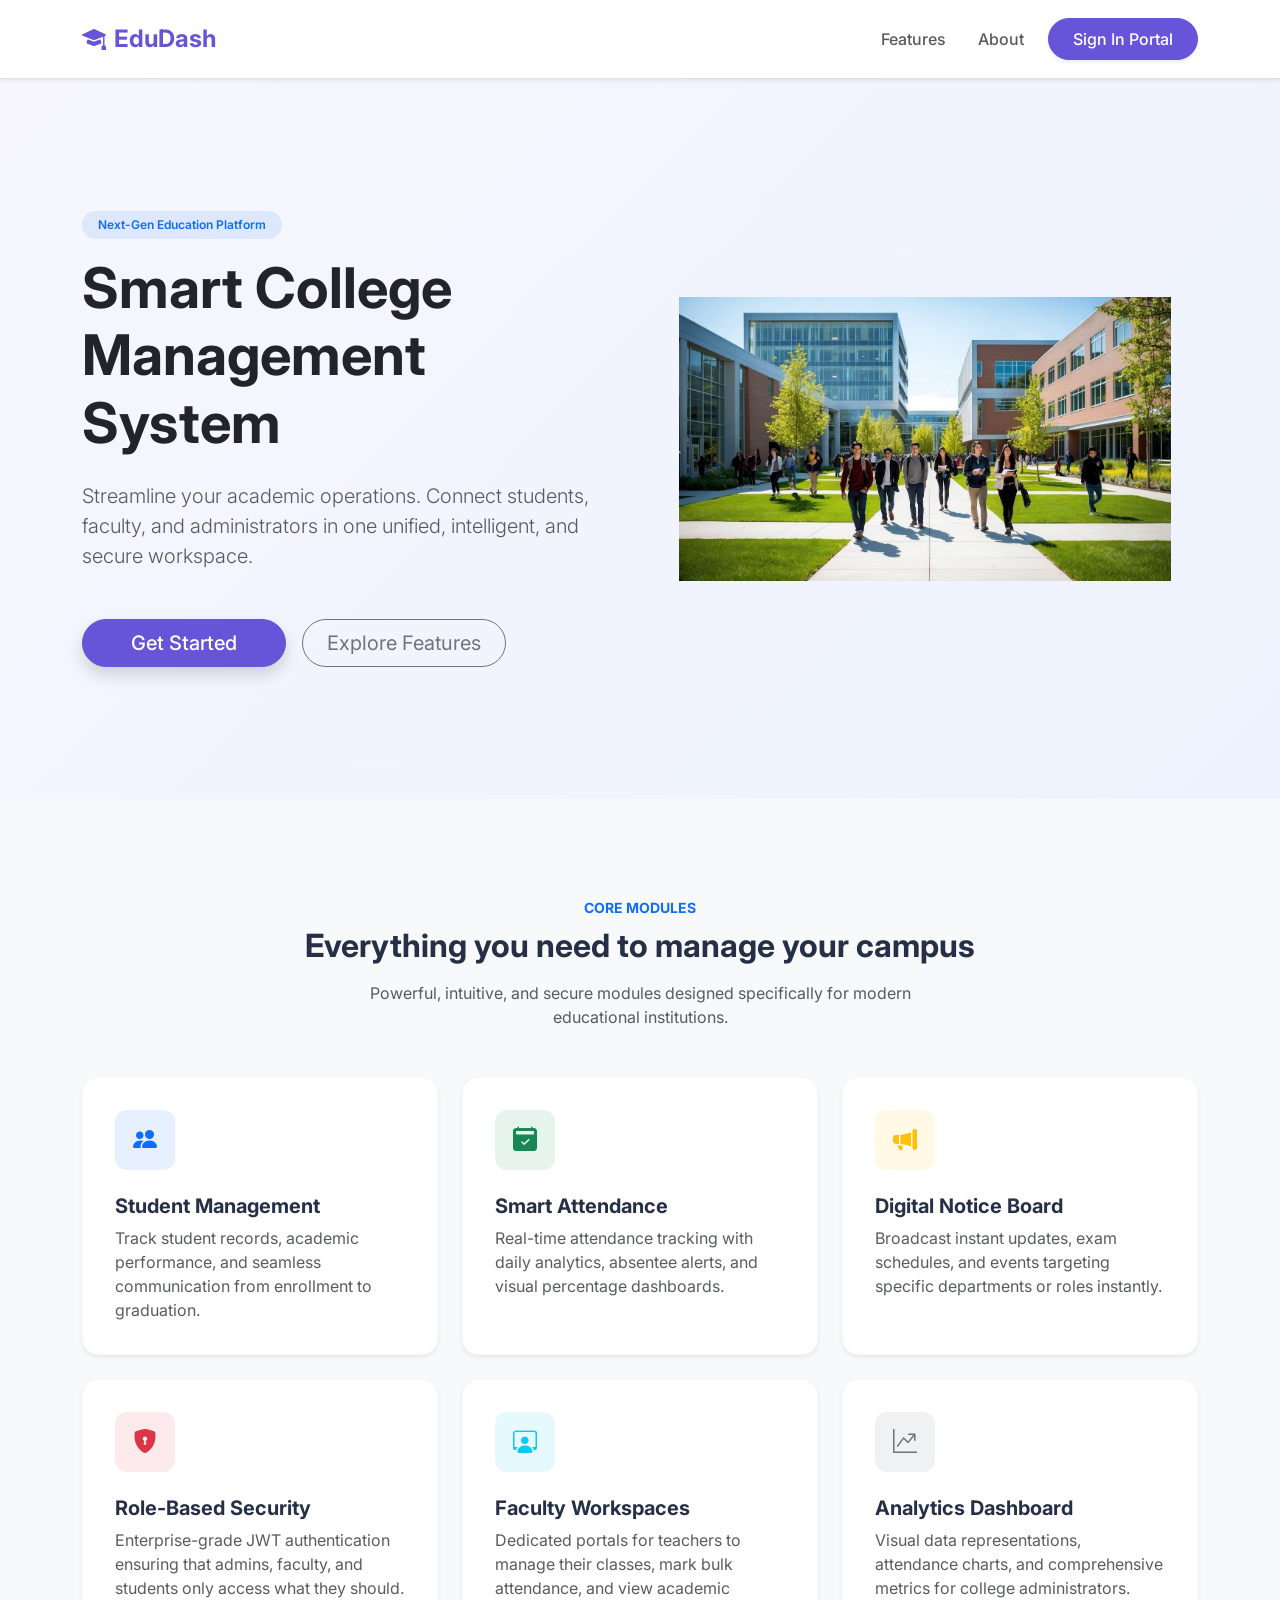
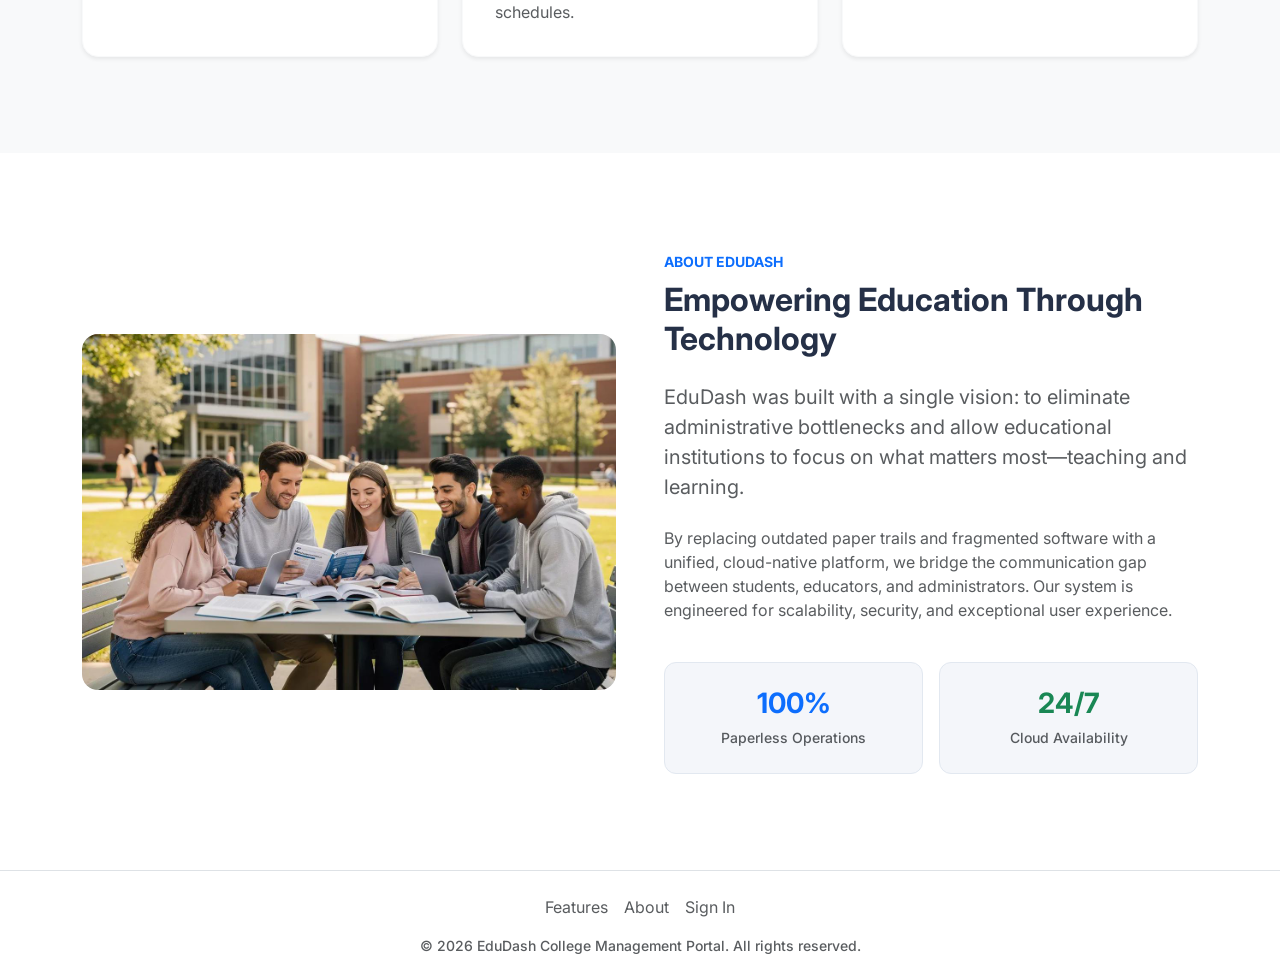
<file: src/main/resources/static/index.html>
<!DOCTYPE html>
<html lang="en">
<head>
    <meta charset="UTF-8">
    <meta name="viewport" content="width=device-width, initial-scale=1.0">
    <title>EduDash - Modern College Management</title>
    <link href="https://cdn.jsdelivr.net/npm/bootstrap@5.3.2/dist/css/bootstrap.min.css" rel="stylesheet">
    <link href="https://cdn.jsdelivr.net/npm/bootstrap-icons@1.11.1/font/bootstrap-icons.css" rel="stylesheet">
    <link href="css/style.css" rel="stylesheet">
    <style>
        .hero-section {
            background: linear-gradient(135deg, rgba(102, 85, 217, 0.05) 0%, rgba(76, 131, 245, 0.1) 100%);
            padding: 100px 0;
            min-height: 80vh;
            display: flex;
            align-items: center;
        }
        .feature-card {
            border: none;
            transition: transform 0.3s ease, box-shadow 0.3s ease;
            background: #fff;
            border-radius: 16px;
            padding: 2rem;
            height: 100%;
        }
        .feature-card:hover {
            transform: translateY(-10px);
            box-shadow: 0 20px 25px -5px rgba(0, 0, 0, 0.1), 0 10px 10px -5px rgba(0, 0, 0, 0.04);
        }
        .feature-icon {
            width: 60px;
            height: 60px;
            border-radius: 12px;
            display: flex;
            align-items: center;
            justify-content: center;
            font-size: 1.5rem;
            margin-bottom: 1.5rem;
        }
        .navbar-brand {
            font-weight: 700;
            color: var(--primary-color) !important;
            font-size: 1.5rem;
        }
        .about-section {
            background-color: var(--surface-color);
        }
        .stat-box {
            background: var(--bg-color);
            border-radius: 12px;
            padding: 1.5rem;
            text-align: center;
            border: 1px solid var(--border-color);
        }
    </style>
</head>
<body class="bg-white">

    <!-- Navigation -->
    <nav class="navbar navbar-expand-lg navbar-light bg-white sticky-top py-3 border-bottom shadow-sm">
        <div class="container">
            <a class="navbar-brand d-flex align-items-center" href="index.html">
                <i class="bi bi-mortarboard-fill me-2"></i> EduDash
            </a>
            <button class="navbar-toggler" type="button" data-bs-toggle="collapse" data-bs-target="#navbarNav">
                <span class="navbar-toggler-icon"></span>
            </button>
            <div class="collapse navbar-collapse" id="navbarNav">
                <ul class="navbar-nav ms-auto align-items-center">
                    <li class="nav-item me-3"><a class="nav-link fw-medium" href="#features">Features</a></li>
                    <li class="nav-item me-3"><a class="nav-link fw-medium" href="#about">About</a></li>
                    <li class="nav-item">
                        <a class="btn btn-primary px-4 rounded-pill fw-medium shadow-sm" href="login.html">Sign In Portal</a>
                    </li>
                </ul>
            </div>
        </div>
    </nav>

    <!-- Hero Section -->
    <section class="hero-section">
        <div class="container">
            <div class="row align-items-center">
                <div class="col-lg-6 mb-5 mb-lg-0">
                    <span class="badge bg-primary bg-opacity-10 text-primary px-3 py-2 rounded-pill mb-3 fw-semibold">Next-Gen Education Platform</span>
                    <h1 class="display-4 fw-bold text-dark mb-4" style="line-height: 1.2;">Smart College Management System</h1>
                    <p class="lead text-muted mb-5">Streamline your academic operations. Connect students, faculty, and administrators in one unified, intelligent, and secure workspace.</p>
                    <div class="d-flex gap-3">
                        <a href="login.html" class="btn btn-primary btn-lg px-5 rounded-pill shadow">Get Started</a>
                        <a href="#features" class="btn btn-outline-secondary btn-lg px-4 rounded-pill">Explore Features</a>
                    </div>
                </div>
                <div class="col-lg-6 text-center">
                    <img src="assets/images/main_image1.jpg" alt="Education Illustration" class="img-fluid" style="max-width: 90%;">
                </div>
            </div>
        </div>
    </section>

    <!-- Features Section -->
    <section id="features" class="py-5 bg-light">
        <div class="container py-5">
            <div class="text-center mb-5">
                <span class="text-primary fw-bold text-uppercase tracking-wide small">Core Modules</span>
                <h2 class="fw-bold mt-2 mb-3">Everything you need to manage your campus</h2>
                <p class="text-muted mx-auto" style="max-width: 600px;">Powerful, intuitive, and secure modules designed specifically for modern educational institutions.</p>
            </div>
            
            <div class="row g-4">
                <!-- Feature 1 -->
                <div class="col-md-4">
                    <div class="feature-card shadow-sm border border-light">
                        <div class="feature-icon bg-primary bg-opacity-10 text-primary">
                            <i class="bi bi-people-fill"></i>
                        </div>
                        <h5 class="fw-bold">Student Management</h5>
                        <p class="text-muted mb-0">Track student records, academic performance, and seamless communication from enrollment to graduation.</p>
                    </div>
                </div>
                
                <!-- Feature 2 -->
                <div class="col-md-4">
                    <div class="feature-card shadow-sm border border-light">
                        <div class="feature-icon bg-success bg-opacity-10 text-success">
                            <i class="bi bi-calendar2-check-fill"></i>
                        </div>
                        <h5 class="fw-bold">Smart Attendance</h5>
                        <p class="text-muted mb-0">Real-time attendance tracking with daily analytics, absentee alerts, and visual percentage dashboards.</p>
                    </div>
                </div>
                
                <!-- Feature 3 -->
                <div class="col-md-4">
                    <div class="feature-card shadow-sm border border-light">
                        <div class="feature-icon bg-warning bg-opacity-10 text-warning">
                            <i class="bi bi-megaphone-fill"></i>
                        </div>
                        <h5 class="fw-bold">Digital Notice Board</h5>
                        <p class="text-muted mb-0">Broadcast instant updates, exam schedules, and events targeting specific departments or roles instantly.</p>
                    </div>
                </div>

                <!-- Feature 4 -->
                <div class="col-md-4">
                    <div class="feature-card shadow-sm border border-light">
                        <div class="feature-icon bg-danger bg-opacity-10 text-danger">
                            <i class="bi bi-shield-lock-fill"></i>
                        </div>
                        <h5 class="fw-bold">Role-Based Security</h5>
                        <p class="text-muted mb-0">Enterprise-grade JWT authentication ensuring that admins, faculty, and students only access what they should.</p>
                    </div>
                </div>

                <!-- Feature 5 -->
                <div class="col-md-4">
                    <div class="feature-card shadow-sm border border-light">
                        <div class="feature-icon bg-info bg-opacity-10 text-info">
                            <i class="bi bi-person-workspace"></i>
                        </div>
                        <h5 class="fw-bold">Faculty Workspaces</h5>
                        <p class="text-muted mb-0">Dedicated portals for teachers to manage their classes, mark bulk attendance, and view academic schedules.</p>
                    </div>
                </div>

                <!-- Feature 6 -->
                <div class="col-md-4">
                    <div class="feature-card shadow-sm border border-light">
                        <div class="feature-icon bg-secondary bg-opacity-10 text-secondary">
                            <i class="bi bi-graph-up-arrow"></i>
                        </div>
                        <h5 class="fw-bold">Analytics Dashboard</h5>
                        <p class="text-muted mb-0">Visual data representations, attendance charts, and comprehensive metrics for college administrators.</p>
                    </div>
                </div>
            </div>
        </div>
    </section>

    <!-- About Section -->
    <section id="about" class="about-section py-5">
        <div class="container py-5">
            <div class="row align-items-center g-5">
                <div class="col-lg-6">
                    <div class="position-relative">
                        <img src="assets/images/main_image2.jpg" alt="About EduDash" class="img-fluid rounded-4">
                    </div>
                </div>
                <div class="col-lg-6">
                    <span class="text-primary fw-bold text-uppercase tracking-wide small">About EduDash</span>
                    <h2 class="fw-bold mt-2 mb-4">Empowering Education Through Technology</h2>
                    <p class="text-muted mb-4 fs-5">
                        EduDash was built with a single vision: to eliminate administrative bottlenecks and allow educational institutions to focus on what matters most—teaching and learning.
                    </p>
                    <p class="text-muted mb-4">
                        By replacing outdated paper trails and fragmented software with a unified, cloud-native platform, we bridge the communication gap between students, educators, and administrators. Our system is engineered for scalability, security, and exceptional user experience.
                    </p>
                    
                    <div class="row g-3 mt-2">
                        <div class="col-6">
                            <div class="stat-box">
                                <h3 class="fw-bold text-primary mb-1">100%</h3>
                                <span class="text-muted small fw-medium">Paperless Operations</span>
                            </div>
                        </div>
                        <div class="col-6">
                            <div class="stat-box">
                                <h3 class="fw-bold text-success mb-1">24/7</h3>
                                <span class="text-muted small fw-medium">Cloud Availability</span>
                            </div>
                        </div>
                    </div>
                </div>
            </div>
        </div>
    </section>

    <!-- Footer -->
    <footer class="bg-white py-4 border-top">
        <div class="container text-center">
            <div class="mb-3 d-flex justify-content-center gap-3">
                <a href="#features" class="text-muted text-decoration-none">Features</a>
                <a href="#about" class="text-muted text-decoration-none">About</a>
                <a href="login.html" class="text-muted text-decoration-none">Sign In</a>
            </div>
            <p class="text-muted mb-0 fw-medium small">© 2026 EduDash College Management Portal. All rights reserved.</p>
        </div>
    </footer>

    <script src="https://cdn.jsdelivr.net/npm/bootstrap@5.3.2/dist/js/bootstrap.bundle.min.js"></script>
</body>
</html>
</file>
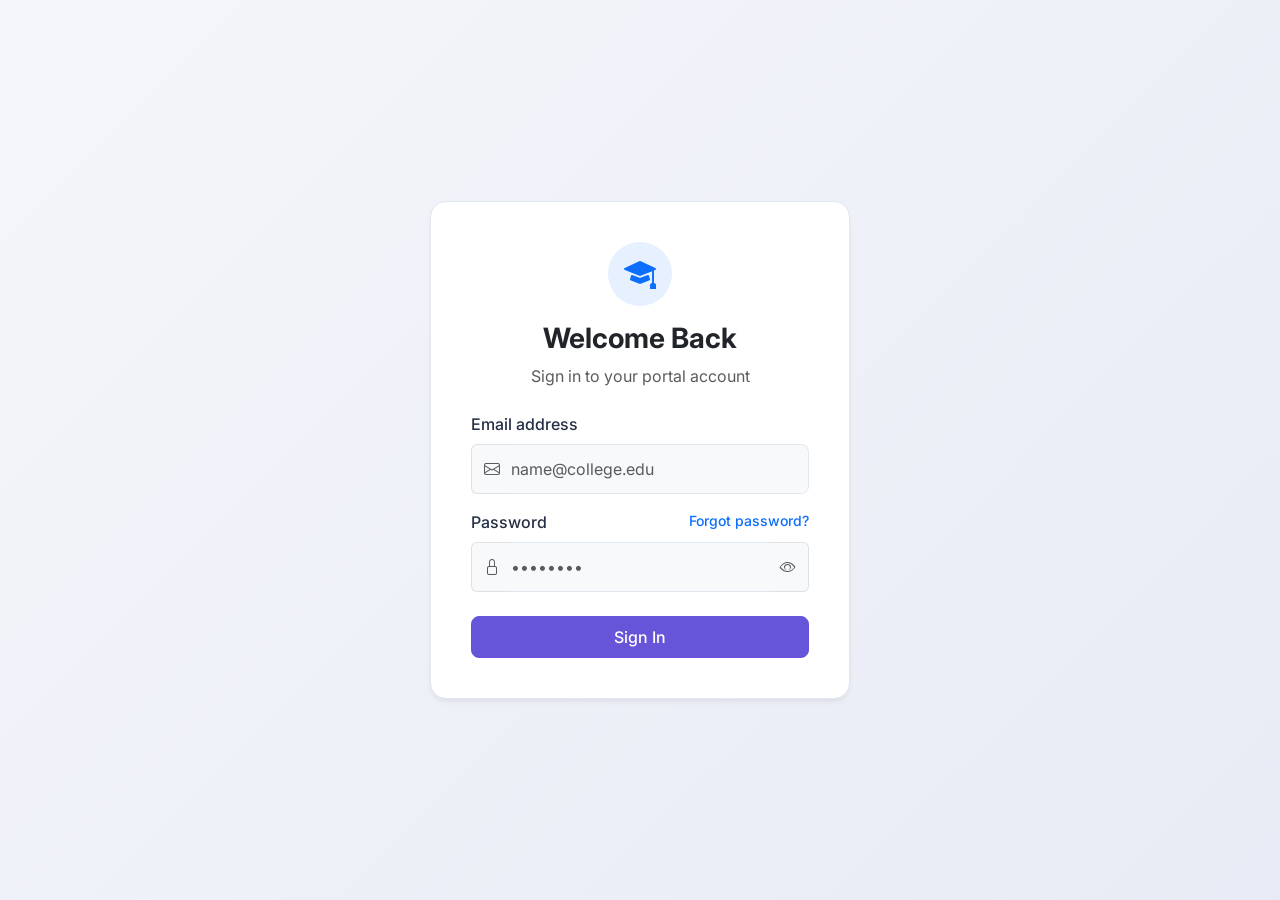
<file: src/main/resources/static/login.html>
<!DOCTYPE html>
<html lang="en">
<head>
    <meta charset="UTF-8">
    <meta name="viewport" content="width=device-width, initial-scale=1.0">
    <title>Login - EduDash College Portal</title>
    <link href="https://cdn.jsdelivr.net/npm/bootstrap@5.3.2/dist/css/bootstrap.min.css" rel="stylesheet">
    <link href="https://cdn.jsdelivr.net/npm/bootstrap-icons@1.11.1/font/bootstrap-icons.css" rel="stylesheet">
    <link href="css/style.css" rel="stylesheet">
</head>
<body>

    <!-- Toast Notification Container -->
    <div id="toast-container" class="toast-container"></div>

    <div class="login-wrapper">
        <div class="edu-card login-card text-center">
            <div class="mb-4">
                <div class="d-inline-flex align-items-center justify-content-center bg-primary bg-opacity-10 text-primary rounded-circle mb-3" style="width: 64px; height: 64px;">
                    <i class="bi bi-mortarboard-fill fs-2"></i>
                </div>
                <h3 class="fw-bold text-dark">Welcome Back</h3>
                <p class="text-muted">Sign in to your portal account</p>
            </div>

            <form id="loginForm" class="text-start">
                <div class="mb-3">
                    <label for="email" class="form-label fw-medium">Email address</label>
                    <div class="input-group">
                        <span class="input-group-text bg-light border-end-0"><i class="bi bi-envelope text-muted"></i></span>
                        <input type="email" class="form-control border-start-0 ps-0 bg-light" id="email" placeholder="name@college.edu" required>
                    </div>
                </div>
                
                <div class="mb-4">
                    <div class="d-flex justify-content-between">
                        <label for="password" class="form-label fw-medium">Password</label>
                        <a href="#" class="text-primary text-decoration-none small fw-medium">Forgot password?</a>
                    </div>
                    <!-- UPDATED INPUT GROUP WITH EYE ICON -->
                    <div class="input-group">
                        <span class="input-group-text bg-light border-end-0"><i class="bi bi-lock text-muted"></i></span>
                        <input type="password" class="form-control border-start-0 border-end-0 ps-0 bg-light" id="password" placeholder="••••••••" required>
                        <span class="input-group-text bg-light border-start-0" id="togglePassword" style="cursor: pointer;">
                            <i class="bi bi-eye text-muted"></i>
                        </span>
                    </div>
                </div>
                <button type="submit" id="submitBtn" class="btn btn-primary w-100 py-2 fs-6">Sign In</button>
            </form>
        </div>
    </div>

    <script src="https://cdn.jsdelivr.net/npm/bootstrap@5.3.2/dist/js/bootstrap.bundle.min.js"></script>
    <script src="js/api.js"></script>
    <script src="js/auth.js"></script>
    <!-- Password Visibility Toggle Script -->
    <script>
        document.getElementById('togglePassword').addEventListener('click', function () {
            const passwordInput = document.getElementById('password');
            const icon = this.querySelector('i');
            
            if (passwordInput.type === 'password') {
                passwordInput.type = 'text';
                icon.classList.remove('bi-eye');
                icon.classList.add('bi-eye-slash');
            } else {
                passwordInput.type = 'password';
                icon.classList.remove('bi-eye-slash');
                icon.classList.add('bi-eye');
            }
        });
    </script>
</body>
</html>
</file>
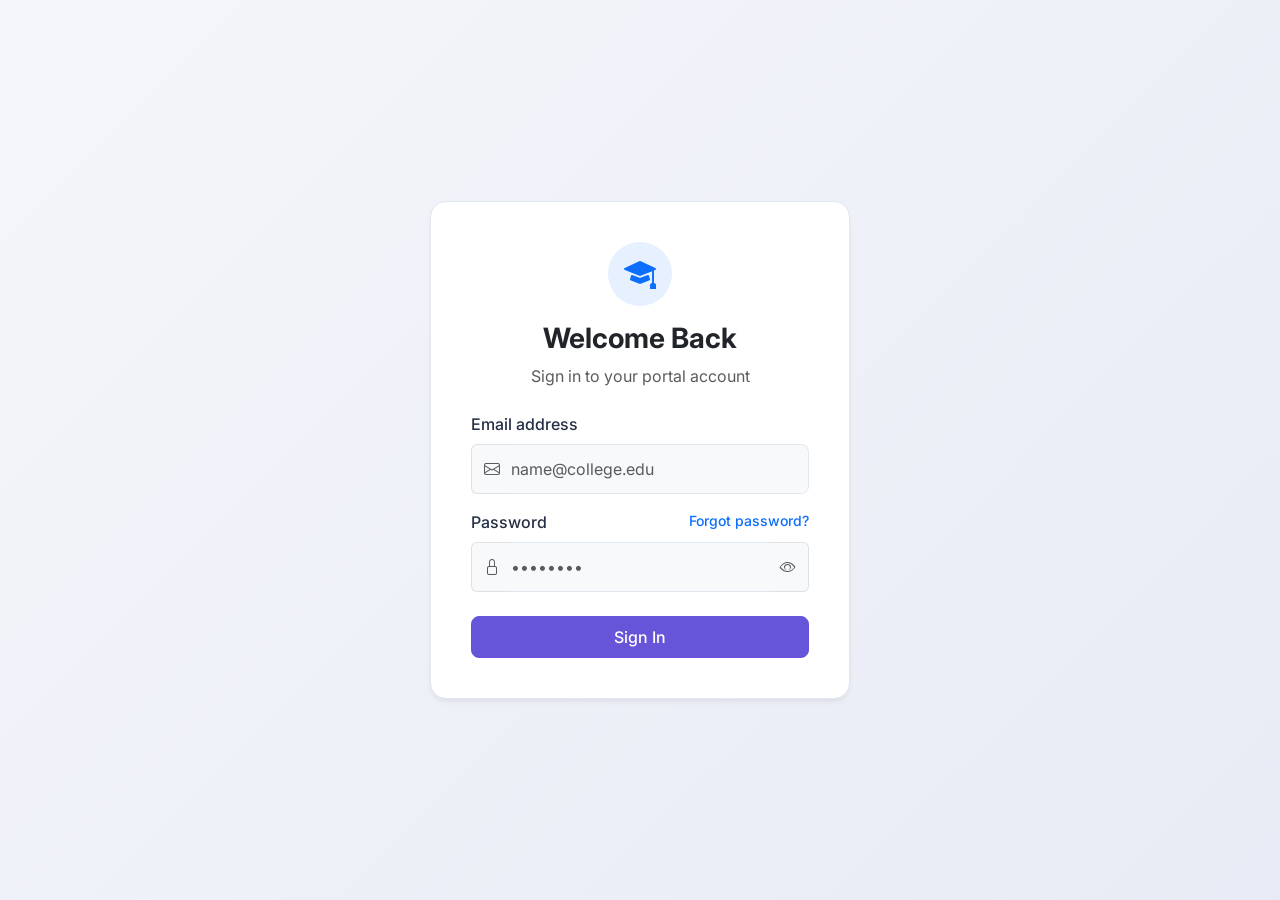
<file: src/main/resources/static/pages/attendance.html>
<!DOCTYPE html>
<html lang="en">
<head>
    <meta charset="UTF-8">
    <meta name="viewport" content="width=device-width, initial-scale=1.0">
    <title>Attendance Management - EduDash</title>
    <link href="https://cdn.jsdelivr.net/npm/bootstrap@5.3.2/dist/css/bootstrap.min.css" rel="stylesheet">
    <link href="https://cdn.jsdelivr.net/npm/bootstrap-icons@1.11.1/font/bootstrap-icons.css" rel="stylesheet">
    <link href="../css/style.css" rel="stylesheet">
    <link href="../css/dashboard.css" rel="stylesheet">
    <style>
        /* Custom styles for Attendance Radio Buttons */
        .attendance-radio .btn {
            padding: 0.25rem 0.75rem;
            font-size: 0.875rem;
            font-weight: 500;
        }
    </style>
</head>
<body>

    <div id="toast-container" class="toast-container"></div>

    <div class="dashboard-wrapper">
        <!-- Sidebar -->
        <aside class="sidebar">
            <div class="sidebar-header">
                <a href="admin-dashboard.html" class="sidebar-brand">
                    <i class="bi bi-mortarboard-fill me-2"></i>EduDash
                </a>
            </div>
            <ul class="sidebar-menu">
                <li class="sidebar-item">
                    <a href="admin-dashboard.html" class="sidebar-link"><i class="bi bi-grid-1x2"></i> Dashboard</a>
                </li>
                <li class="sidebar-item">
                    <a href="students.html" class="sidebar-link"><i class="bi bi-people"></i> Students</a>
                </li>
                <li class="sidebar-item">
                    <a href="faculty.html" class="sidebar-link"><i class="bi bi-person-workspace"></i> Faculty</a>
                </li>
                <li class="sidebar-item">
                    <a href="attendance.html" class="sidebar-link active"><i class="bi bi-calendar-check"></i> Attendance</a>
                </li>
                <li class="sidebar-item">
                    <a href="notices.html" class="sidebar-link"><i class="bi bi-megaphone"></i> Notices</a>
                </li>
            </ul>
            <div class="sidebar-footer">
                <a href="#" id="logoutBtn" class="sidebar-link text-danger"><i class="bi bi-box-arrow-right"></i> Logout</a>
            </div>
        </aside>

        <!-- Main Content -->
        <main class="main-content">
            <!-- Topbar -->
            <header class="topbar">
                <div class="search-bar">
                    <i class="bi bi-search"></i>
                    <input type="text" class="form-control" placeholder="Search...">
                </div>
                <div class="d-flex align-items-center gap-3">
                    <div class="dropdown">
                        <a href="#" class="d-flex align-items-center text-decoration-none dropdown-toggle text-dark" data-bs-toggle="dropdown">
                            <img src="https://ui-avatars.com/api/?name=Admin+User&background=6655D9&color=fff" alt="User" width="40" height="40" class="rounded-circle me-2">
                            <div class="d-none d-md-block text-start">
                                <span class="d-block fw-semibold" id="topbarName">Admin User</span>
                                <small class="text-muted" style="font-size: 0.75rem;">Administrator</small>
                            </div>
                        </a>
                        <ul class="dropdown-menu dropdown-menu-end shadow border-0">
                            <li><a class="dropdown-item text-danger" href="#" id="dropdownLogout"><i class="bi bi-box-arrow-right me-2"></i> Logout</a></li>
                        </ul>
                    </div>
                </div>
            </header>

            <!-- Page Content -->
            <div class="container-fluid p-4">
                <h4 class="mb-4 fw-bold">Mark Attendance</h4>

                <!-- Filter Card -->
                <div class="edu-card mb-4">
                    <form id="attendanceFilterForm">
                        <div class="row g-3 align-items-end">
                            <div class="col-md-2">
                                <label class="form-label fw-medium small">Date</label>
                                <input type="date" class="form-control" id="attendanceDate" required>
                            </div>
                            <div class="col-md-2">
                                <label class="form-label fw-medium small">Faculty</label>
                                <select class="form-control" id="facultySelect" required>
                                    <option value="">Select Faculty...</option>
                                    <!-- Populated via JS -->
                                </select>
                            </div>
                            <div class="col-md-2">
                                <label class="form-label fw-medium small">Department</label>
                                <select class="form-control" id="deptSelect" required>
                                    <option value="">Select Dept</option>
                                    <option value="CSE">CSE</option>
                                    <option value="ISE">ISE</option>
                                    <option value="ECE">ECE</option>
                                    <option value="ME">ME</option>
                                    <option value="CV">CV</option>
                                </select>
                            </div>
                            <div class="col-md-1">
                                <label class="form-label fw-medium small">Sem</label>
                                <select class="form-control" id="semSelect" required>
                                    <option value="">Sem</option>
                                    <option value="1">1</option><option value="2">2</option>
                                    <option value="3">3</option><option value="4">4</option>
                                    <option value="5">5</option><option value="6">6</option>
                                    <option value="7">7</option><option value="8">8</option>
                                </select>
                            </div>
                            <div class="col-md-1">
                                <label class="form-label fw-medium small">Sec</label>
                                <select class="form-control" id="secSelect" required>
                                    <option value="">Sec</option>
                                    <option value="A">A</option><option value="B">B</option>
                                    <option value="C">C</option><option value="D">D</option>
                                </select>
                            </div>
                            <div class="col-md-3">
                                <label class="form-label fw-medium small">Subject</label>
                                <select class="form-control" id="subjectName" required>
                                    <option value="">Select Dept & Sem first...</option>
                                </select>
                            </div>
                            <div class="col-md-1">
                                <button type="submit" class="btn btn-primary w-100" id="loadStudentsBtn">Load</button>
                            </div>
                        </div>
                    </form>
                </div>

                <!-- Students List Card (Hidden until loaded) -->
                <div class="edu-card" id="attendanceListCard" style="display: none;">
                    <div class="d-flex justify-content-between align-items-center mb-3">
                        <h5 class="mb-0">Student List</h5>
                        <button class="btn btn-success px-4" id="submitAttendanceBtn">
                            <i class="bi bi-check2-circle me-1"></i> Submit Attendance
                        </button>
                    </div>
                    
                    <div class="table-responsive">
                        <table class="table table-hover align-middle mb-0">
                            <thead class="table-light text-muted">
                                <tr>
                                    <th>USN</th>
                                    <th>Student Name</th>
                                    <th class="text-center">Mark Status</th>
                                </tr>
                            </thead>
                            <tbody id="attendanceTableBody">
                                <!-- Populated via JS -->
                            </tbody>
                        </table>
                    </div>
                </div>

            </div>
        </main>
    </div>

    <script src="https://cdn.jsdelivr.net/npm/bootstrap@5.3.2/dist/js/bootstrap.bundle.min.js"></script>
    <script src="../js/api.js"></script>
    <script src="../js/attendance.js"></script>
</body>
</html>
</file>
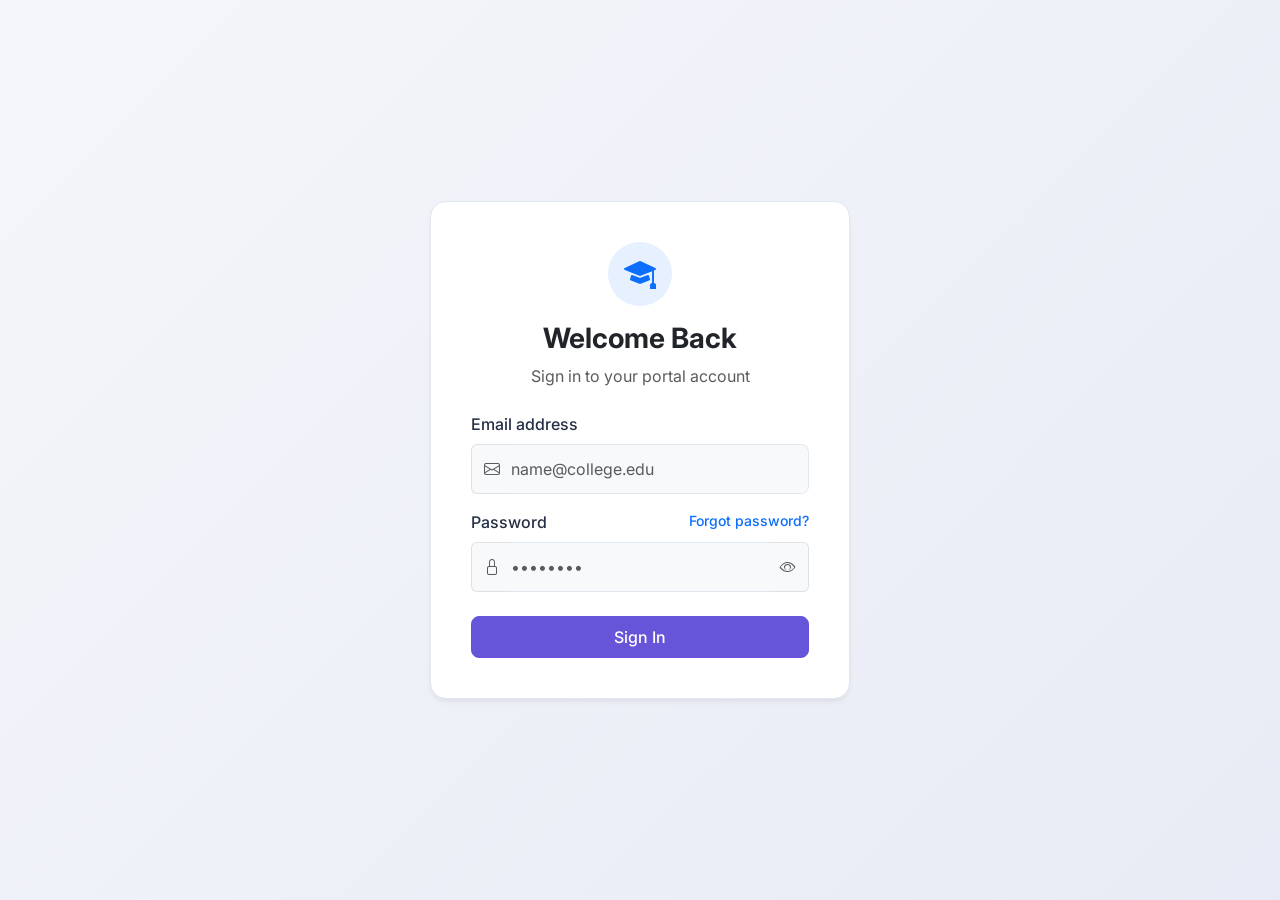
<file: src/main/resources/static/pages/faculty-attendance.html>
<!DOCTYPE html>
<html lang="en">
<head>
    <meta charset="UTF-8">
    <meta name="viewport" content="width=device-width, initial-scale=1.0">
    <title>Mark Attendance - EduDash Faculty</title>
    <link href="https://cdn.jsdelivr.net/npm/bootstrap@5.3.2/dist/css/bootstrap.min.css" rel="stylesheet">
    <link href="https://cdn.jsdelivr.net/npm/bootstrap-icons@1.11.1/font/bootstrap-icons.css" rel="stylesheet">
    <link href="../css/style.css" rel="stylesheet">
    <link href="../css/dashboard.css" rel="stylesheet">
    <style>
        .attendance-radio .btn {
            padding: 0.25rem 0.75rem;
            font-size: 0.875rem;
            font-weight: 500;
        }
    </style>
</head>
<body>

    <div id="toast-container" class="toast-container"></div>

    <div class="dashboard-wrapper">
        <!-- Faculty Sidebar -->
        <aside class="sidebar">
            <div class="sidebar-header">
                <a href="faculty-dashboard.html" class="sidebar-brand">
                    <i class="bi bi-mortarboard-fill me-2"></i>EduDash
                </a>
            </div>
            <ul class="sidebar-menu">
                <li class="sidebar-item">
                    <a href="faculty-dashboard.html" class="sidebar-link"><i class="bi bi-grid-1x2"></i> Dashboard</a>
                </li>
                <li class="sidebar-item">
                    <a href="faculty-attendance.html" class="sidebar-link active"><i class="bi bi-calendar-check"></i> Mark Attendance</a>
                </li>
            </ul>
            <div class="sidebar-footer">
                <a href="#" id="logoutBtn" class="sidebar-link text-danger"><i class="bi bi-box-arrow-right"></i> Logout</a>
            </div>
        </aside>

        <!-- Main Content -->
        <main class="main-content">
            <!-- Topbar -->
            <header class="topbar">
                <div class="search-bar"></div> <!-- Empty for alignment -->
                <div class="d-flex align-items-center gap-3">
                    <div class="dropdown">
                        <a href="#" class="d-flex align-items-center text-decoration-none dropdown-toggle text-dark" data-bs-toggle="dropdown">
                            <img src="https://ui-avatars.com/api/?name=Faculty&background=4C83F5&color=fff" id="topbarAvatar" width="40" height="40" class="rounded-circle me-2">
                            <div class="d-none d-md-block text-start">
                                <span class="d-block fw-semibold" id="topbarName">Loading...</span>
                                <small class="text-muted" style="font-size: 0.75rem;">Faculty Member</small>
                            </div>
                        </a>
                        <ul class="dropdown-menu dropdown-menu-end shadow border-0">
                            <li><a class="dropdown-item" href="profile.html"><i class="bi bi-person me-2"></i> My Profile</a></li>
                            <li><hr class="dropdown-divider"></li>
                            <li><a class="dropdown-item text-danger" href="#" id="dropdownLogout"><i class="bi bi-box-arrow-right me-2"></i> Logout</a></li>
                        </ul>
                    </div>
                </div>
            </header>

            <!-- Page Content -->
            <div class="container-fluid p-4">
                <h4 class="mb-4 fw-bold">Mark Attendance</h4>

                <!-- Filter Card -->
                <div class="edu-card mb-4">
                    <form id="attendanceFilterForm">
                        <div class="row g-3 align-items-end">
                            <div class="col-md-2">
                                <label class="form-label fw-medium small">Date</label>
                                <input type="date" class="form-control" id="attendanceDate" required>
                            </div>
                            <div class="col-md-2">
                                <label class="form-label fw-medium small">Faculty Name</label>
                                <select class="form-control" id="facultySelect" required>
                                    <option value="">Select your name...</option>
                                    <!-- Populated via JS -->
                                </select>
                            </div>
                            <div class="col-md-2">
                                <label class="form-label fw-medium small">Department</label>
                                <select class="form-control" id="deptSelect" required>
                                    <option value="">Select Dept</option>
                                    <option value="CSE">CSE</option>
                                    <option value="ISE">ISE</option>
                                    <option value="ECE">ECE</option>
                                    <option value="ME">ME</option>
                                    <option value="CV">CV</option>
                                </select>
                            </div>
                            <div class="col-md-1">
                                <label class="form-label fw-medium small">Sem</label>
                                <select class="form-control" id="semSelect" required>
                                    <option value="">Sem</option>
                                    <option value="1">1</option><option value="2">2</option>
                                    <option value="3">3</option><option value="4">4</option>
                                    <option value="5">5</option><option value="6">6</option>
                                    <option value="7">7</option><option value="8">8</option>
                                </select>
                            </div>
                            <div class="col-md-1">
                                <label class="form-label fw-medium small">Sec</label>
                                <select class="form-control" id="secSelect" required>
                                    <option value="">Sec</option>
                                    <option value="A">A</option><option value="B">B</option>
                                    <option value="C">C</option><option value="D">D</option>
                                </select>
                            </div>
                            <div class="col-md-3">
                                <label class="form-label fw-medium small">Subject</label>
                                <select class="form-control" id="subjectName" required>
                                    <option value="">Select Dept & Sem first...</option>
                                </select>
                            </div>
                            <div class="col-md-1">
                                <button type="submit" class="btn btn-primary w-100" id="loadStudentsBtn">Load</button>
                            </div>
                        </div>
                    </form>
                </div>

                <!-- Students List Card (Hidden until loaded) -->
                <div class="edu-card" id="attendanceListCard" style="display: none;">
                    <div class="d-flex justify-content-between align-items-center mb-3">
                        <h5 class="mb-0">Student List</h5>
                        <button class="btn btn-success px-4" id="submitAttendanceBtn">
                            <i class="bi bi-check2-circle me-1"></i> Submit Attendance
                        </button>
                    </div>
                    
                    <div class="table-responsive">
                        <table class="table table-hover align-middle mb-0">
                            <thead class="table-light text-muted">
                                <tr>
                                    <th>USN</th>
                                    <th>Student Name</th>
                                    <th class="text-center">Mark Status</th>
                                </tr>
                            </thead>
                            <tbody id="attendanceTableBody">
                                <!-- Populated via JS -->
                            </tbody>
                        </table>
                    </div>
                </div>

            </div>
        </main>
    </div>

    <!-- Note: We are reusing the exact same attendance.js file we previously built! -->
    <script src="https://cdn.jsdelivr.net/npm/bootstrap@5.3.2/dist/js/bootstrap.bundle.min.js"></script>
    <script src="../js/api.js"></script>
    <script src="../js/attendance.js"></script>
    
    <!-- Small script to dynamically populate the Topbar Profile for Faculty -->
    <script>
        document.addEventListener('DOMContentLoaded', () => {
            const email = localStorage.getItem('user_email') || 'faculty@college.edu';
            const namePrefix = email.split('@')[0];
            document.getElementById('topbarName').innerText = namePrefix;
            document.getElementById('topbarAvatar').src = `https://ui-avatars.com/api/?name=${namePrefix}&background=4C83F5&color=fff`;
        });
    </script>
</body>
</html>
</file>
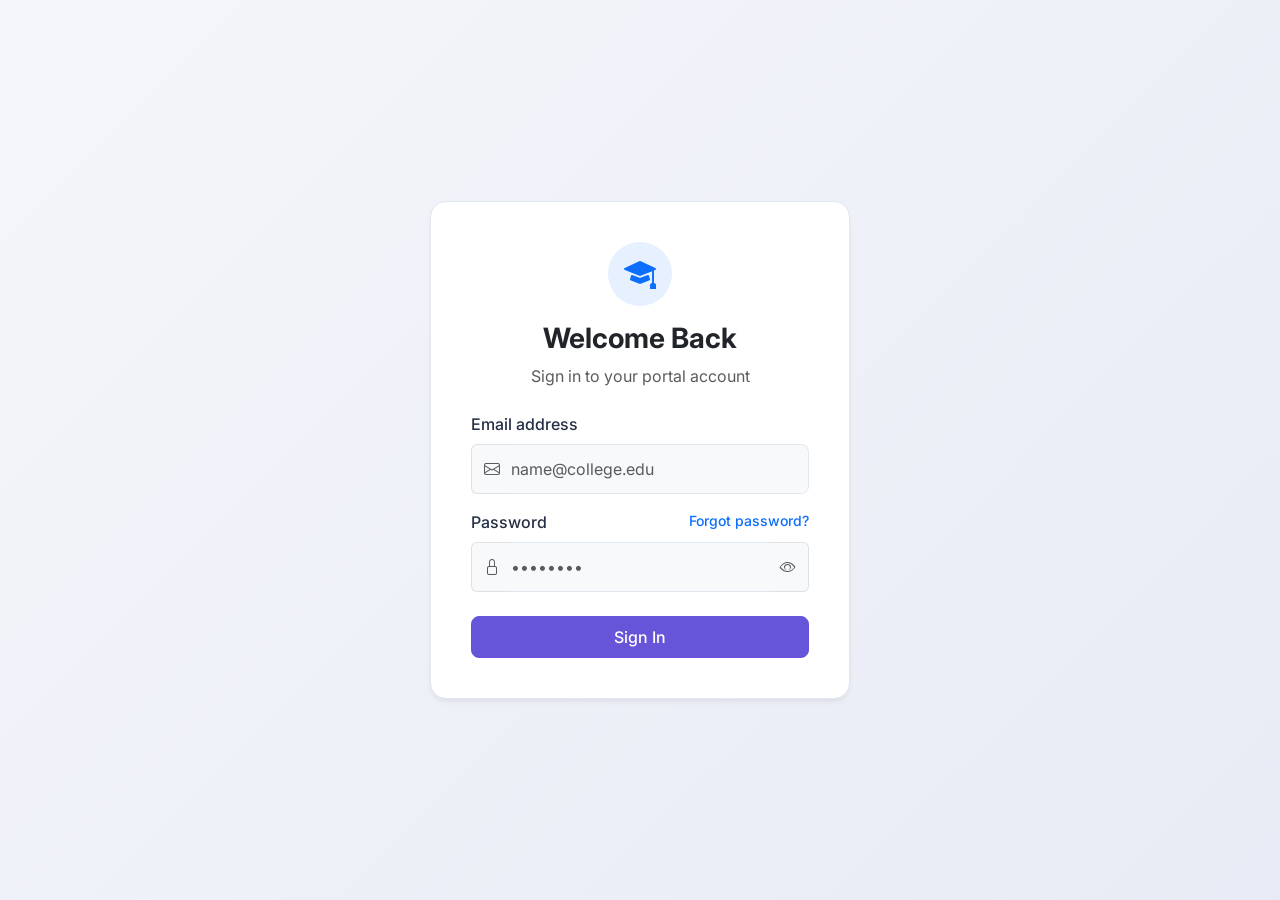
<file: src/main/resources/static/pages/faculty-dashboard.html>
<!DOCTYPE html>
<html lang="en">
<head>
    <meta charset="UTF-8">
    <meta name="viewport" content="width=device-width, initial-scale=1.0">
    <title>Faculty Dashboard - EduDash</title>
    <link href="https://cdn.jsdelivr.net/npm/bootstrap@5.3.2/dist/css/bootstrap.min.css" rel="stylesheet">
    <link href="https://cdn.jsdelivr.net/npm/bootstrap-icons@1.11.1/font/bootstrap-icons.css" rel="stylesheet">
    <link href="../css/style.css" rel="stylesheet">
    <link href="../css/dashboard.css" rel="stylesheet">
</head>
<body>
    <div id="toast-container" class="toast-container"></div>

    <div class="dashboard-wrapper">
        <!-- Faculty Sidebar (Restricted Options) -->
        <aside class="sidebar">
            <div class="sidebar-header">
                <a href="faculty-dashboard.html" class="sidebar-brand">
                    <i class="bi bi-mortarboard-fill me-2"></i>EduDash
                </a>
            </div>
            <ul class="sidebar-menu">
                <li class="sidebar-item">
                    <a href="faculty-dashboard.html" class="sidebar-link active"><i class="bi bi-grid-1x2"></i> Dashboard</a>
                </li>
                <li class="sidebar-item">
                    <!-- FIXED: Now points to the dedicated faculty attendance page -->
                    <a href="faculty-attendance.html" class="sidebar-link"><i class="bi bi-calendar-check"></i> Mark Attendance</a>
                </li>
            </ul>
            <div class="sidebar-footer">
                <a href="#" id="logoutBtn" class="sidebar-link text-danger"><i class="bi bi-box-arrow-right"></i> Logout</a>
            </div>
        </aside>

        <!-- Main Content -->
        <main class="main-content">
            <header class="topbar">
                <div class="search-bar"></div> <!-- Empty for spacing -->
                <div class="d-flex align-items-center gap-3">
                    <div class="dropdown">
                        <a href="#" class="d-flex align-items-center text-decoration-none dropdown-toggle text-dark" data-bs-toggle="dropdown">
                            <img src="https://ui-avatars.com/api/?name=Faculty&background=4C83F5&color=fff" id="topbarAvatar" width="40" height="40" class="rounded-circle me-2">
                            <div class="d-none d-md-block text-start">
                                <span class="d-block fw-semibold" id="topbarName">Loading...</span>
                                <small class="text-muted" style="font-size: 0.75rem;">Faculty Member</small>
                            </div>
                        </a>
                        <ul class="dropdown-menu dropdown-menu-end shadow border-0">
                            <li><a class="dropdown-item" href="profile.html"><i class="bi bi-person me-2"></i> My Profile</a></li>
                            <li><hr class="dropdown-divider"></li>
                            <li><a class="dropdown-item text-danger" href="#" id="dropdownLogout"><i class="bi bi-box-arrow-right me-2"></i> Logout</a></li>
                        </ul>
                    </div>
                </div>
            </header>

            <div class="container-fluid p-4">
                <div class="row g-4 mb-4">
                    <div class="col-12">
                        <div class="edu-card d-flex flex-column justify-content-center bg-secondary text-white" style="border: none;">
                            <h3 class="fw-bold mb-1">Welcome to the Faculty Portal!</h3>
                            <p class="mb-4 text-white-50">Manage your classes, mark attendance, and stay updated with campus news.</p>
                            <!-- FIXED: Now points to the dedicated faculty attendance page -->
                            <a href="faculty-attendance.html" class="btn btn-light align-self-start fw-semibold text-secondary">Mark Attendance Now</a>
                        </div>
                    </div>
                </div>

                <div class="row g-4">
                    <div class="col-12 col-xl-8">
                        <div class="edu-card h-100">
                            <h5 class="mb-4">Active Notices & Announcements</h5>
                            <div class="notice-list pe-2" id="facultyNoticeList">
                                <div class="text-center text-muted py-4"><div class="spinner-border spinner-border-sm me-2"></div> Loading...</div>
                            </div>
                        </div>
                    </div>
                </div>
            </div>
        </main>
    </div>

    <script src="https://cdn.jsdelivr.net/npm/bootstrap@5.3.2/dist/js/bootstrap.bundle.min.js"></script>
    <script src="../js/api.js"></script>
    <script>
        document.addEventListener('DOMContentLoaded', async () => {
            // Security Check
            if (!auth.getToken() || auth.getRole() !== 'FACULTY') {
                auth.clear();
                window.location.href = '../login.html';
                return;
            }

            // Populate Faculty Name in Topbar
            const email = localStorage.getItem('user_email') || 'faculty@college.edu';
            const namePrefix = email.split('@')[0];
            document.getElementById('topbarName').innerText = namePrefix;
            document.getElementById('topbarAvatar').src = `https://ui-avatars.com/api/?name=${namePrefix}&background=4C83F5&color=fff`;

            // Logout Logic
            const logout = () => { auth.clear(); window.location.href = '../login.html'; };
            document.getElementById('logoutBtn').addEventListener('click', logout);
            document.getElementById('dropdownLogout').addEventListener('click', logout);

            // Fetch Notices
            try {
                const notices = await api.getActiveNotices();
                const container = document.getElementById('facultyNoticeList');
                container.innerHTML = '';
                
                let found = false;
                notices.forEach(n => {
                    if(n.audience === 'FACULTY' || n.audience === 'ALL') {
                        found = true;
                        container.innerHTML += `
                            <div class="notice-item event">
                                <h6>${n.title} <span class="badge bg-light text-secondary ms-2">${n.category}</span></h6>
                                <p class="text-muted small">${n.description}</p>
                            </div>
                        `;
                    }
                });

                if(!found) {
                    container.innerHTML = '<p class="text-muted">No active notices for faculty.</p>';
                }
            } catch (err) {
                console.error("Error loading notices:", err);
            }
        });
    </script>
</body>
</html>
</file>
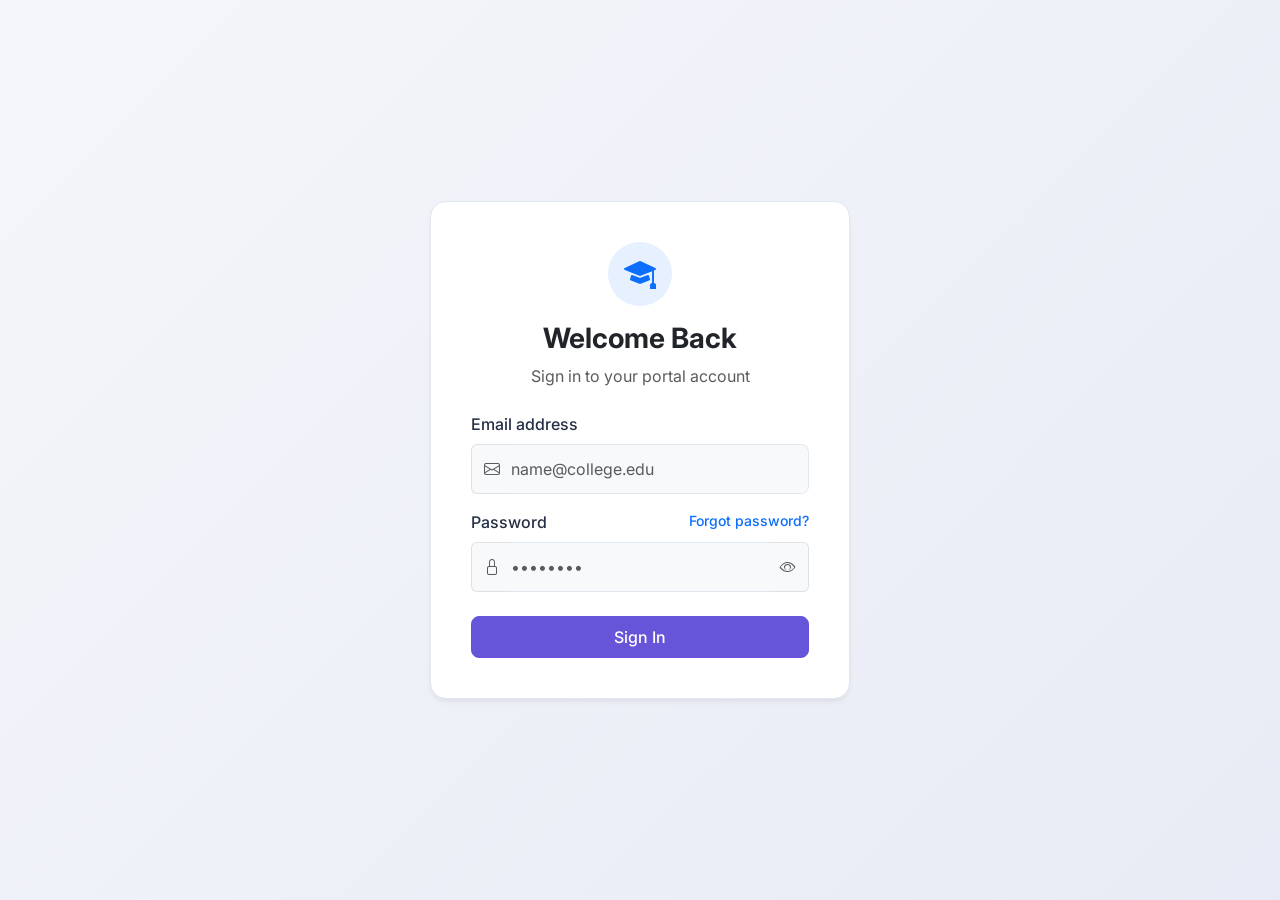
<file: src/main/resources/static/pages/faculty.html>
<!DOCTYPE html>
<html lang="en">
<head>
    <meta charset="UTF-8">
    <meta name="viewport" content="width=device-width, initial-scale=1.0">
    <title>Faculty Management - EduDash</title>
    <link href="https://cdn.jsdelivr.net/npm/bootstrap@5.3.2/dist/css/bootstrap.min.css" rel="stylesheet">
    <link href="https://cdn.jsdelivr.net/npm/bootstrap-icons@1.11.1/font/bootstrap-icons.css" rel="stylesheet">
    <link href="../css/style.css" rel="stylesheet">
    <link href="../css/dashboard.css" rel="stylesheet">
</head>
<body>

    <div id="toast-container" class="toast-container"></div>

    <div class="dashboard-wrapper">
        <!-- Sidebar -->
        <aside class="sidebar">
            <div class="sidebar-header">
                <a href="admin-dashboard.html" class="sidebar-brand">
                    <i class="bi bi-mortarboard-fill me-2"></i>EduDash
                </a>
            </div>
            <ul class="sidebar-menu">
                <li class="sidebar-item">
                    <a href="admin-dashboard.html" class="sidebar-link"><i class="bi bi-grid-1x2"></i> Dashboard</a>
                </li>
                <li class="sidebar-item">
                    <a href="students.html" class="sidebar-link"><i class="bi bi-people"></i> Students</a>
                </li>
                <li class="sidebar-item">
                    <a href="faculty.html" class="sidebar-link active"><i class="bi bi-person-workspace"></i> Faculty</a>
                </li>
                <li class="sidebar-item">
                    <a href="attendance.html" class="sidebar-link"><i class="bi bi-calendar-check"></i> Attendance</a>
                </li>
                <li class="sidebar-item">
                    <a href="notices.html" class="sidebar-link"><i class="bi bi-megaphone"></i> Notices</a>
                </li>
            </ul>
            <div class="sidebar-footer">
                <a href="#" id="logoutBtn" class="sidebar-link text-danger"><i class="bi bi-box-arrow-right"></i> Logout</a>
            </div>
        </aside>

        <!-- Main Content -->
        <main class="main-content">
            <!-- Topbar -->
            <header class="topbar">
                <div class="search-bar">
                    <i class="bi bi-search"></i>
                    <input type="text" id="globalSearch" class="form-control" placeholder="Search by Name or Emp ID...">
                </div>
                <div class="d-flex align-items-center gap-3">
                    <div class="dropdown">
                        <a href="#" class="d-flex align-items-center text-decoration-none dropdown-toggle text-dark" data-bs-toggle="dropdown">
                            <img src="https://ui-avatars.com/api/?name=Admin+User&background=6655D9&color=fff" alt="Admin" width="40" height="40" class="rounded-circle me-2">
                            <div class="d-none d-md-block text-start">
                                <span class="d-block fw-semibold">Admin User</span>
                                <small class="text-muted" style="font-size: 0.75rem;">Administrator</small>
                            </div>
                        </a>
                        <ul class="dropdown-menu dropdown-menu-end shadow border-0">
                            <li><a class="dropdown-item text-danger" href="#" id="dropdownLogout"><i class="bi bi-box-arrow-right me-2"></i> Logout</a></li>
                        </ul>
                    </div>
                </div>
            </header>

            <!-- Page Content -->
            <div class="container-fluid p-4">
                <div class="d-flex justify-content-between align-items-center mb-4">
                    <h4 class="mb-0 fw-bold">Faculty Management</h4>
                    <button class="btn btn-primary" onclick="openFacultyModal()">
                        <i class="bi bi-plus-lg me-1"></i> Add Faculty
                    </button>
                </div>

                <div class="edu-card">
                    <div class="table-responsive">
                        <table class="table table-hover align-middle mb-0">
                            <thead class="table-light text-muted">
                                <tr>
                                    <th>Emp ID</th>
                                    <th>Name</th>
                                    <th>Designation</th>
                                    <th>Department</th>
                                    <th>Email</th>
                                    <th>Status</th>
                                    <th class="text-end">Actions</th>
                                </tr>
                            </thead>
                            <tbody id="facultyTableBody">
                                <tr>
                                    <td colspan="7" class="text-center py-4 text-muted">
                                        <div class="spinner-border spinner-border-sm me-2"></div> Loading faculty...
                                    </td>
                                </tr>
                            </tbody>
                        </table>
                    </div>
                </div>
            </div>
        </main>
    </div>

    <!-- Faculty Modal -->
    <div class="modal fade" id="facultyModal" tabindex="-1" aria-hidden="true">
        <div class="modal-dialog modal-dialog-centered modal-lg">
            <div class="modal-content border-0 shadow">
                <div class="modal-header border-bottom-0 pb-0">
                    <h5 class="modal-title fw-bold" id="modalTitle">Add New Faculty</h5>
                    <button type="button" class="btn-close" data-bs-dismiss="modal" aria-label="Close"></button>
                </div>
                <div class="modal-body">
                    <form id="facultyForm">
                        <input type="hidden" id="facultyId">
                        <div class="row g-3">
                            <div class="col-md-6">
                                <label class="form-label fw-medium">Employee ID</label>
                                <input type="text" class="form-control" id="employeeId" placeholder="EMP1001" required>
                            </div>
                            <div class="col-md-6">
                                <label class="form-label fw-medium">Full Name</label>
                                <input type="text" class="form-control" id="name" required>
                            </div>
                            <div class="col-md-6">
                                <label class="form-label fw-medium">Email Address</label>
                                <input type="email" class="form-control" id="email" required>
                            </div>
                            <div class="col-md-6">
                                <label class="form-label fw-medium">Phone Number</label>
                                <input type="text" class="form-control" id="phone" pattern="[0-9]{10}" required>
                            </div>
                            <div class="col-md-4">
                                <label class="form-label fw-medium">Department</label>
                                <select class="form-control" id="department" required>
                                    <option value="">Select Dept</option>
                                    <option value="CSE">CSE</option>
                                    <option value="ISE">ISE</option>
                                    <option value="ECE">ECE</option>
                                    <option value="ME">ME</option>
                                    <option value="CV">CV</option>
                                </select>
                            </div>
                            <div class="col-md-4">
                                <label class="form-label fw-medium">Designation</label>
                                <select class="form-control" id="designation" required>
                                    <option value="">Select Title</option>
                                    <option value="Professor">Professor</option>
                                    <option value="Associate Professor">Associate Professor</option>
                                    <option value="Assistant Professor">Assistant Professor</option>
                                    <option value="Lecturer">Lecturer</option>
                                </select>
                            </div>
                            <div class="col-md-4">
                                <label class="form-label fw-medium">Status</label>
                                <select class="form-control" id="status" required>
                                    <option value="ACTIVE">ACTIVE</option>
                                    <option value="INACTIVE">INACTIVE</option>
                                    <option value="ON_LEAVE">ON LEAVE</option>
                                </select>
                            </div>
                        </div>
                    </form>
                </div>
                <div class="modal-footer border-top-0 pt-0">
                    <button type="button" class="btn btn-light" data-bs-dismiss="modal">Cancel</button>
                    <button type="button" class="btn btn-primary" id="saveFacultyBtn">Save Faculty</button>
                </div>
            </div>
        </div>
    </div>

    <script src="https://cdn.jsdelivr.net/npm/bootstrap@5.3.2/dist/js/bootstrap.bundle.min.js"></script>
    <script src="../js/api.js"></script>
    <script src="../js/faculty.js"></script>
</body>
</html>
</file>
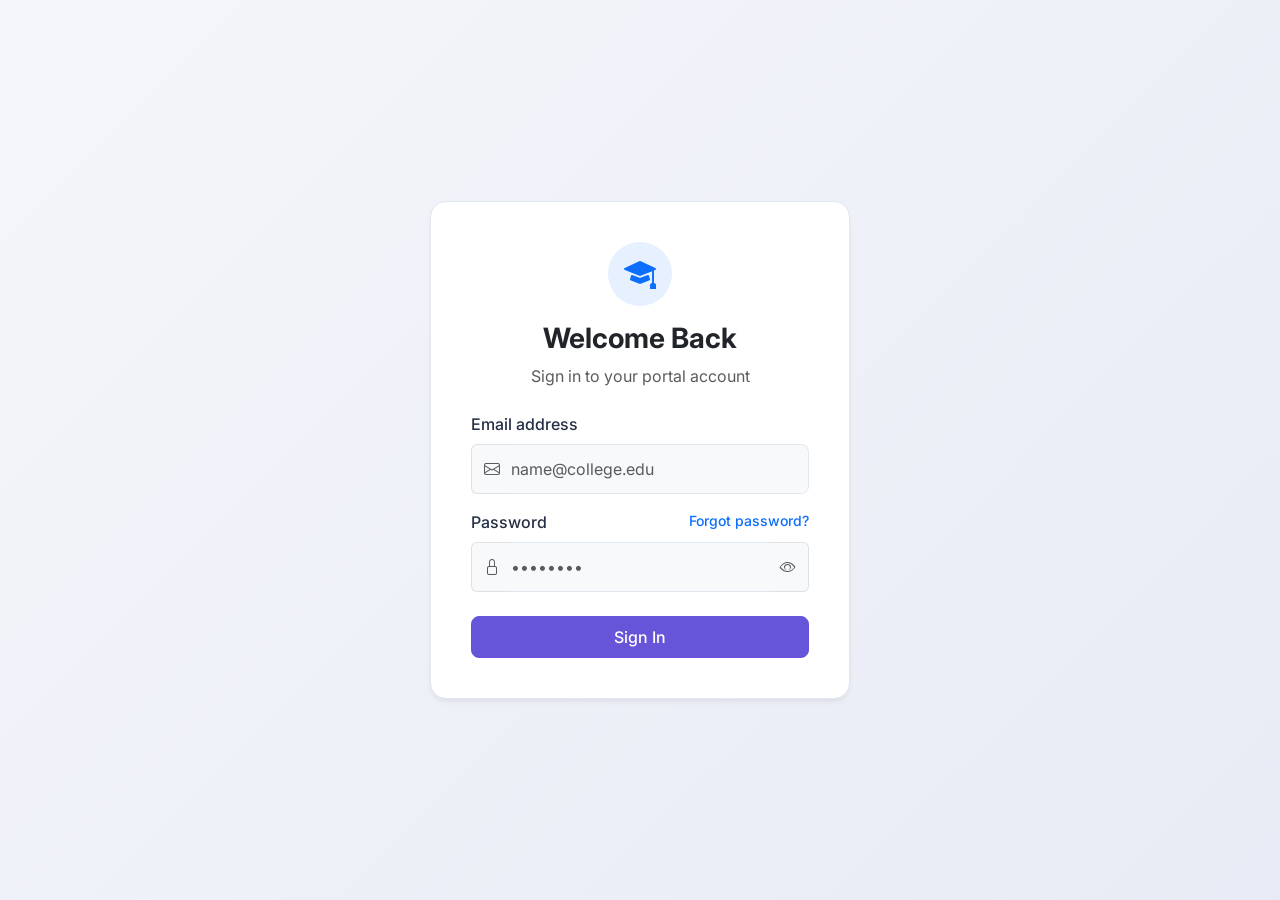
<file: src/main/resources/static/pages/notices.html>
<!DOCTYPE html>
<html lang="en">
<head>
    <meta charset="UTF-8">
    <meta name="viewport" content="width=device-width, initial-scale=1.0">
    <title>Notice Management - EduDash</title>
    <link href="https://cdn.jsdelivr.net/npm/bootstrap@5.3.2/dist/css/bootstrap.min.css" rel="stylesheet">
    <link href="https://cdn.jsdelivr.net/npm/bootstrap-icons@1.11.1/font/bootstrap-icons.css" rel="stylesheet">
    <link href="../css/style.css" rel="stylesheet">
    <link href="../css/dashboard.css" rel="stylesheet">
</head>
<body>

    <div id="toast-container" class="toast-container"></div>

    <div class="dashboard-wrapper">
        <!-- Sidebar -->
        <aside class="sidebar">
            <div class="sidebar-header">
                <a href="admin-dashboard.html" class="sidebar-brand">
                    <i class="bi bi-mortarboard-fill me-2"></i>EduDash
                </a>
            </div>
            <ul class="sidebar-menu">
                <li class="sidebar-item">
                    <a href="admin-dashboard.html" class="sidebar-link"><i class="bi bi-grid-1x2"></i> Dashboard</a>
                </li>
                <li class="sidebar-item">
                    <a href="students.html" class="sidebar-link"><i class="bi bi-people"></i> Students</a>
                </li>
                <li class="sidebar-item">
                    <a href="faculty.html" class="sidebar-link"><i class="bi bi-person-workspace"></i> Faculty</a>
                </li>
                <li class="sidebar-item">
                    <a href="attendance.html" class="sidebar-link"><i class="bi bi-calendar-check"></i> Attendance</a>
                </li>
                <li class="sidebar-item">
                    <a href="notices.html" class="sidebar-link active"><i class="bi bi-megaphone"></i> Notices</a>
                </li>
            </ul>
            <div class="sidebar-footer">
                <a href="#" id="logoutBtn" class="sidebar-link text-danger"><i class="bi bi-box-arrow-right"></i> Logout</a>
            </div>
        </aside>

        <!-- Main Content -->
        <main class="main-content">
            <!-- Topbar -->
            <header class="topbar">
                <div class="search-bar">
                    <i class="bi bi-search"></i>
                    <input type="text" id="globalSearch" class="form-control" placeholder="Search notices by title...">
                </div>
                <div class="d-flex align-items-center gap-3">
                    <div class="dropdown">
                        <a href="#" class="d-flex align-items-center text-decoration-none dropdown-toggle text-dark" data-bs-toggle="dropdown">
                            <img src="https://ui-avatars.com/api/?name=Admin+User&background=6655D9&color=fff" alt="User" width="40" height="40" class="rounded-circle me-2">
                            <div class="d-none d-md-block text-start">
                                <span class="d-block fw-semibold">Admin User</span>
                                <small class="text-muted" style="font-size: 0.75rem;">Administrator</small>
                            </div>
                        </a>
                        <ul class="dropdown-menu dropdown-menu-end shadow border-0">
                            <li><a class="dropdown-item text-danger" href="#" id="dropdownLogout"><i class="bi bi-box-arrow-right me-2"></i> Logout</a></li>
                        </ul>
                    </div>
                </div>
            </header>

            <!-- Page Content -->
            <div class="container-fluid p-4">
                <div class="d-flex justify-content-between align-items-center mb-4">
                    <h4 class="mb-0 fw-bold">Notice Management</h4>
                    <button class="btn btn-primary" onclick="openNoticeModal()">
                        <i class="bi bi-plus-lg me-1"></i> Create Notice
                    </button>
                </div>

                <div class="edu-card">
                    <div class="table-responsive">
                        <table class="table table-hover align-middle mb-0">
                            <thead class="table-light text-muted">
                                <tr>
                                    <th>Title & Description</th>
                                    <th>Category</th>
                                    <th>Audience</th>
                                    <th>Publish Date</th>
                                    <th>Expiry Date</th>
                                    <th>Status</th>
                                    <th class="text-end">Actions</th>
                                </tr>
                            </thead>
                            <tbody id="noticeTableBody">
                                <tr>
                                    <td colspan="7" class="text-center py-4 text-muted">
                                        <div class="spinner-border spinner-border-sm me-2"></div> Loading notices...
                                    </td>
                                </tr>
                            </tbody>
                        </table>
                    </div>
                </div>
            </div>
        </main>
    </div>

    <!-- Notice Modal -->
    <div class="modal fade" id="noticeModal" tabindex="-1" aria-hidden="true">
        <div class="modal-dialog modal-dialog-centered modal-lg">
            <div class="modal-content border-0 shadow">
                <div class="modal-header border-bottom-0 pb-0">
                    <h5 class="modal-title fw-bold" id="modalTitle">Create New Notice</h5>
                    <button type="button" class="btn-close" data-bs-dismiss="modal" aria-label="Close"></button>
                </div>
                <div class="modal-body">
                    <form id="noticeForm">
                        <input type="hidden" id="noticeId">
                        <div class="row g-3">
                            <div class="col-md-12">
                                <label class="form-label fw-medium">Notice Title</label>
                                <input type="text" class="form-control" id="title" required>
                            </div>
                            <div class="col-md-12">
                                <label class="form-label fw-medium">Description</label>
                                <textarea class="form-control" id="description" rows="3" required></textarea>
                            </div>
                            <div class="col-md-6">
                                <label class="form-label fw-medium">Category</label>
                                <select class="form-control" id="category" required>
                                    <option value="">Select Category</option>
                                    <option value="Academic">Academic</option>
                                    <option value="Examination">Examination</option>
                                    <option value="Events">Events</option>
                                    <option value="General">General</option>
                                </select>
                            </div>
                            <div class="col-md-6">
                                <label class="form-label fw-medium">Audience</label>
                                <select class="form-control" id="audience" required>
                                    <option value="">Select Audience</option>
                                    <option value="ALL">ALL</option>
                                    <option value="STUDENTS">STUDENTS</option>
                                    <option value="FACULTY">FACULTY</option>
                                </select>
                            </div>
                            <div class="col-md-6">
                                <label class="form-label fw-medium">Publish Date & Time</label>
                                <input type="datetime-local" class="form-control" id="publishDate" required>
                            </div>
                            <div class="col-md-6">
                                <label class="form-label fw-medium">Expiry Date & Time</label>
                                <input type="datetime-local" class="form-control" id="expiryDate" required>
                            </div>
                            <div class="col-md-6">
                                <label class="form-label fw-medium">Published By</label>
                                <input type="text" class="form-control" id="publishedBy" value="Admin Office" required>
                            </div>
                            <div class="col-md-6">
                                <label class="form-label fw-medium">Status</label>
                                <select class="form-control" id="status" required>
                                    <option value="ACTIVE">ACTIVE</option>
                                    <option value="INACTIVE">INACTIVE</option>
                                </select>
                            </div>
                        </div>
                    </form>
                </div>
                <div class="modal-footer border-top-0 pt-0">
                    <button type="button" class="btn btn-light" data-bs-dismiss="modal">Cancel</button>
                    <button type="button" class="btn btn-primary" id="saveNoticeBtn">Save Notice</button>
                </div>
            </div>
        </div>
    </div>

    <script src="https://cdn.jsdelivr.net/npm/bootstrap@5.3.2/dist/js/bootstrap.bundle.min.js"></script>
    <script src="../js/api.js"></script>
    <script src="../js/notices.js"></script>
</body>
</html>
</file>
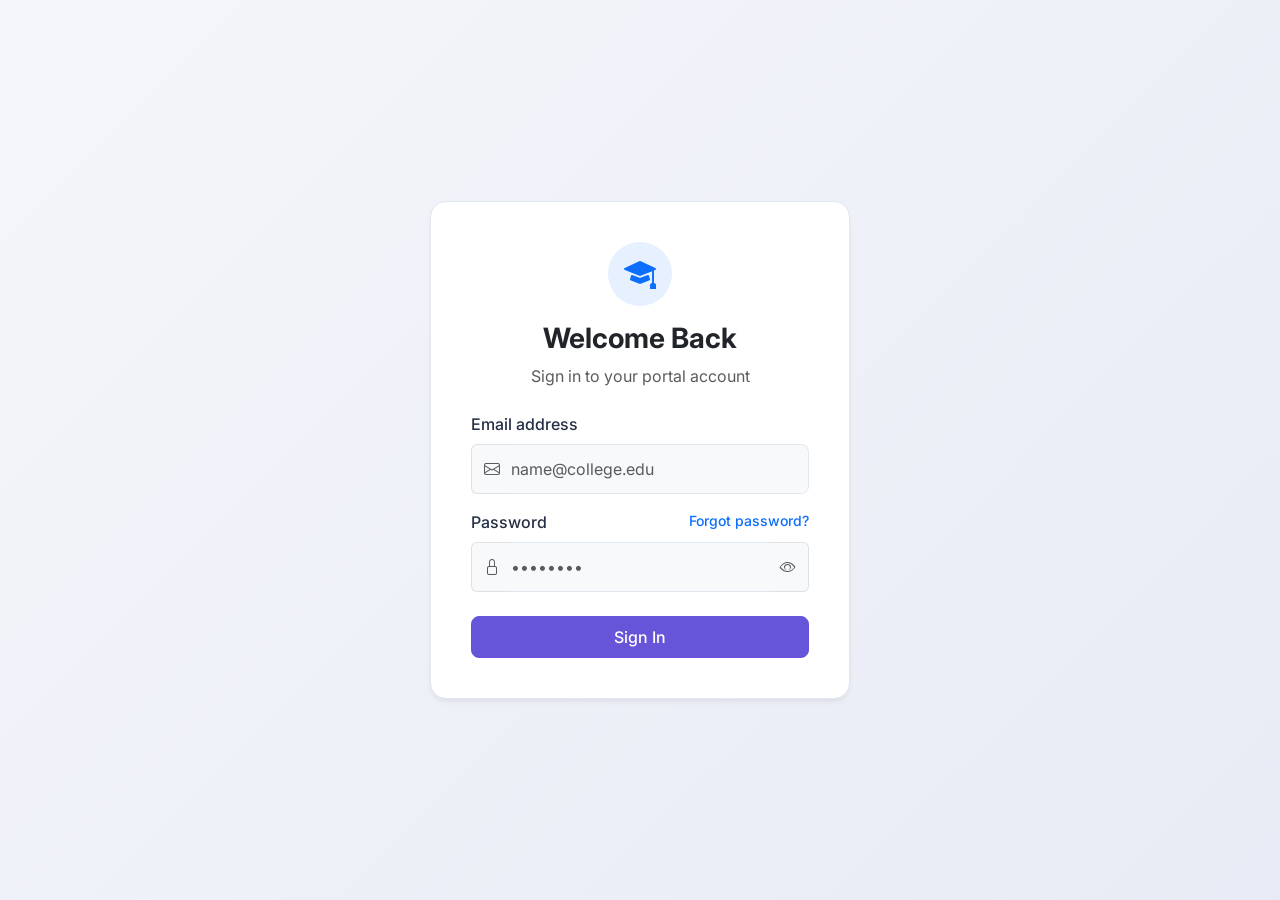
<file: src/main/resources/static/pages/profile.html>
<!DOCTYPE html>
<html lang="en">
<head>
    <meta charset="UTF-8">
    <meta name="viewport" content="width=device-width, initial-scale=1.0">
    <title>My Profile - EduDash</title>
    <link href="https://cdn.jsdelivr.net/npm/bootstrap@5.3.2/dist/css/bootstrap.min.css" rel="stylesheet">
    <link href="https://cdn.jsdelivr.net/npm/bootstrap-icons@1.11.1/font/bootstrap-icons.css" rel="stylesheet">
    <link href="../css/style.css" rel="stylesheet">
    <link href="../css/dashboard.css" rel="stylesheet">
    <link href="../css/responsive.css" rel="stylesheet">
    <link href="../css/components.css" rel="stylesheet">
</head>
<body>

    <div id="toast-container" class="toast-container"></div>

    <div class="dashboard-wrapper">
        <!-- Sidebar (Dynamically built based on role in JS) -->
        <aside class="sidebar" id="dynamicSidebar">
            <div class="sidebar-header d-flex justify-content-between align-items-center">
                <a href="#" class="sidebar-brand">
                    <i class="bi bi-mortarboard-fill me-2"></i>EduDash
                </a>
                <i class="bi bi-x-lg mobile-nav-toggle" id="closeSidebar"></i>
            </div>
            <ul class="sidebar-menu" id="sidebarMenuLinks">
                <!-- Links injected via JS -->
            </ul>
            <div class="sidebar-footer">
                <a href="#" id="logoutBtn" class="sidebar-link text-danger"><i class="bi bi-box-arrow-right"></i> Logout</a>
            </div>
        </aside>

        <!-- Main Content -->
        <main class="main-content">
            <header class="topbar">
                <div class="d-flex align-items-center">
                    <i class="bi bi-list mobile-nav-toggle me-3" id="openSidebar"></i>
                    <h5 class="mb-0 fw-bold d-none d-sm-block">Account Settings</h5>
                </div>
                <div class="d-flex align-items-center gap-3">
                    <div class="dropdown">
                        <a href="#" class="d-flex align-items-center text-decoration-none dropdown-toggle text-dark" data-bs-toggle="dropdown">
                            <img src="https://ui-avatars.com/api/?name=User&background=6655D9&color=fff" id="topbarAvatar" width="40" height="40" class="rounded-circle me-2">
                            <div class="d-none d-md-block text-start">
                                <span class="d-block fw-semibold" id="topbarName">User</span>
                                <small class="text-muted" id="topbarRole" style="font-size: 0.75rem;">Role</small>
                            </div>
                        </a>
                        <ul class="dropdown-menu dropdown-menu-end shadow border-0">
                            <li><a class="dropdown-item active" href="profile.html"><i class="bi bi-person me-2"></i> Profile</a></li>
                            <li><hr class="dropdown-divider"></li>
                            <li><a class="dropdown-item text-danger" href="#" id="dropdownLogout"><i class="bi bi-box-arrow-right me-2"></i> Logout</a></li>
                        </ul>
                    </div>
                </div>
            </header>

            <div class="container-fluid p-4">
                <div class="row g-4">
                    <!-- Profile Card -->
                    <div class="col-12 col-xl-4">
                        <div class="edu-card text-center pb-4">
                            <div class="position-relative d-inline-block mb-3 mt-3">
                                <img src="https://ui-avatars.com/api/?name=User&background=6655D9&color=fff&size=120" id="profileLargeAvatar" class="rounded-circle shadow-sm" alt="Profile">
                                <button class="btn btn-sm btn-light rounded-circle position-absolute bottom-0 end-0 shadow border"><i class="bi bi-camera-fill text-primary"></i></button>
                            </div>
                            <h4 class="fw-bold mb-1" id="profileEmail">Loading...</h4>
                            <p class="text-muted mb-3" id="profileRoleBadge">--</p>
                            <hr class="my-4 text-muted">
                            <div class="d-flex justify-content-between px-3 text-start mb-2">
                                <span class="text-muted fw-medium small">Status</span>
                                <span class="badge bg-light-success text-success border-0 px-2 py-1">ACTIVE</span>
                            </div>
                            <div class="d-flex justify-content-between px-3 text-start">
                                <span class="text-muted fw-medium small">Member Since</span>
                                <span class="fw-semibold small">2023</span>
                            </div>
                        </div>
                    </div>

                    <!-- Settings Form -->
                    <div class="col-12 col-xl-8">
                        <div class="edu-card">
                            <h5 class="mb-4 fw-bold">Personal Information</h5>
                            <form id="profileForm">
                                <div class="row g-4 mb-4">
                                    <div class="col-md-6">
                                        <label class="form-label fw-medium">Email Address (Read Only)</label>
                                        <input type="email" class="form-control bg-light" id="inputEmail" readonly>
                                    </div>
                                    <div class="col-md-6">
                                        <label class="form-label fw-medium">Role (Read Only)</label>
                                        <input type="text" class="form-control bg-light" id="inputRole" readonly>
                                    </div>
                                </div>
                                
                                <h5 class="mb-4 fw-bold pt-3 border-top">Change Password</h5>
                                <div class="row g-4">
                                    <div class="col-md-12">
                                        <label class="form-label fw-medium">Current Password</label>
                                        <input type="password" class="form-control" id="currentPassword" placeholder="Enter current password">
                                    </div>
                                    <div class="col-md-6">
                                        <label class="form-label fw-medium">New Password</label>
                                        <input type="password" class="form-control" id="newPassword" placeholder="Enter new password">
                                    </div>
                                    <div class="col-md-6">
                                        <label class="form-label fw-medium">Confirm New Password</label>
                                        <input type="password" class="form-control" id="confirmPassword" placeholder="Confirm new password">
                                    </div>
                                </div>
                                <div class="mt-4 text-end">
                                    <button type="button" class="btn btn-primary px-4" id="saveProfileBtn">Save Changes</button>
                                </div>
                            </form>
                        </div>
                    </div>
                </div>
            </div>
        </main>
    </div>

    <script src="https://cdn.jsdelivr.net/npm/bootstrap@5.3.2/dist/js/bootstrap.bundle.min.js"></script>
    <script src="../js/api.js"></script>
    <script>
        document.addEventListener('DOMContentLoaded', () => {
            const token = auth.getToken();
            const role = auth.getRole();
            
            if (!token) {
                window.location.href = '../login.html';
                return;
            }

            // Authentication & UI Population
            const email = localStorage.getItem('user_email') || 'User@college.edu'; // Stored during login in api.js/auth.js ideal implementation
            
            document.getElementById('profileEmail').innerText = email;
            document.getElementById('inputEmail').value = email;
            document.getElementById('profileRoleBadge').innerHTML = `<span class="badge bg-primary bg-opacity-10 text-primary">${role}</span>`;
            document.getElementById('inputRole').value = role;
            
            document.getElementById('topbarName').innerText = email.split('@')[0];
            document.getElementById('topbarRole').innerText = role;

            // Mobile Sidebar Toggle Logic
            const sidebar = document.getElementById('dynamicSidebar');
            document.getElementById('openSidebar').addEventListener('click', () => sidebar.classList.add('show'));
            document.getElementById('closeSidebar').addEventListener('click', () => sidebar.classList.remove('show'));

            // Build Sidebar Links Based on Role
            const menuLinks = document.getElementById('sidebarMenuLinks');
            if (role === 'ADMIN') {
                menuLinks.innerHTML = `
                    <li class="sidebar-item"><a href="admin-dashboard.html" class="sidebar-link"><i class="bi bi-grid-1x2"></i> Dashboard</a></li>
                    <li class="sidebar-item"><a href="students.html" class="sidebar-link"><i class="bi bi-people"></i> Students</a></li>
                    <li class="sidebar-item"><a href="faculty.html" class="sidebar-link"><i class="bi bi-person-workspace"></i> Faculty</a></li>
                    <li class="sidebar-item"><a href="attendance.html" class="sidebar-link"><i class="bi bi-calendar-check"></i> Attendance</a></li>
                    <li class="sidebar-item"><a href="notices.html" class="sidebar-link"><i class="bi bi-megaphone"></i> Notices</a></li>
                `;
            } else if (role === 'FACULTY') {
                menuLinks.innerHTML = `
                    <li class="sidebar-item"><a href="faculty-dashboard.html" class="sidebar-link"><i class="bi bi-grid-1x2"></i> Dashboard</a></li>
                    <li class="sidebar-item"><a href="attendance.html" class="sidebar-link"><i class="bi bi-calendar-check"></i> Mark Attendance</a></li>
                `;
            } else {
                menuLinks.innerHTML = `
                    <li class="sidebar-item"><a href="student-dashboard.html" class="sidebar-link"><i class="bi bi-grid-1x2"></i> My Dashboard</a></li>
                `;
            }
            menuLinks.innerHTML += `<li class="sidebar-item mt-4"><a href="profile.html" class="sidebar-link active"><i class="bi bi-person-gear"></i> Profile Settings</a></li>`;

            // Logout Event Listeners
            const logout = () => { auth.clear(); window.location.href = '../login.html'; };
            document.getElementById('logoutBtn').addEventListener('click', logout);
            document.getElementById('dropdownLogout').addEventListener('click', logout);

            // Mock Save Button (Since backend user update API isn't built yet)
            document.getElementById('saveProfileBtn').addEventListener('click', () => {
                const p1 = document.getElementById('newPassword').value;
                const p2 = document.getElementById('confirmPassword').value;
                
                if (p1 && p1 !== p2) {
                    showToast('New passwords do not match!', 'error');
                    return;
                }
                
                showToast('Settings saved successfully!');
                document.getElementById('currentPassword').value = '';
                document.getElementById('newPassword').value = '';
                document.getElementById('confirmPassword').value = '';
            });
        });
    </script>
</body>
</html>
</file>
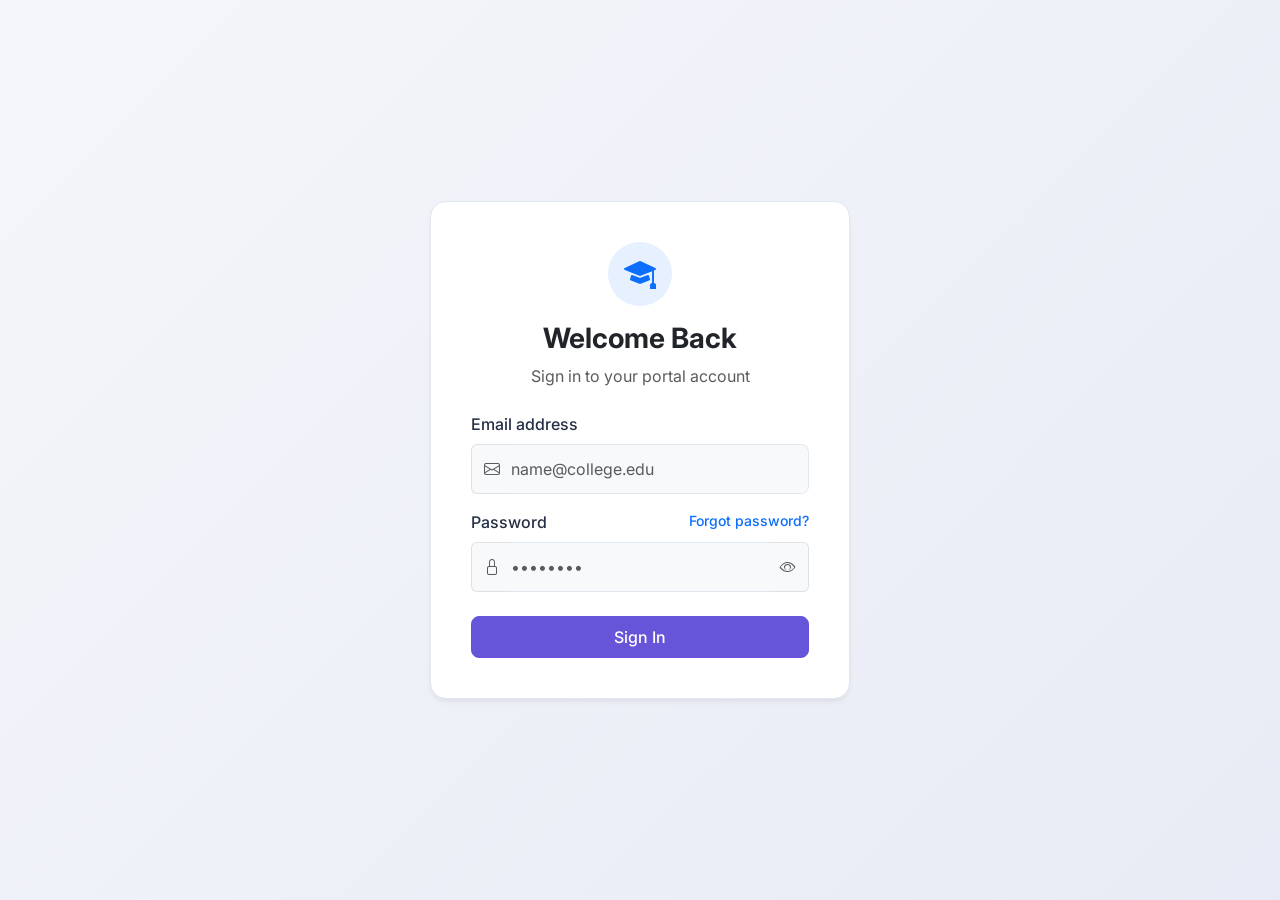
<file: src/main/resources/static/pages/student-dashboard.html>
<!DOCTYPE html>
<html lang="en">
<head>
    <meta charset="UTF-8">
    <meta name="viewport" content="width=device-width, initial-scale=1.0">
    <title>Student Dashboard - EduDash</title>
    <link href="https://cdn.jsdelivr.net/npm/bootstrap@5.3.2/dist/css/bootstrap.min.css" rel="stylesheet">
    <link href="https://cdn.jsdelivr.net/npm/bootstrap-icons@1.11.1/font/bootstrap-icons.css" rel="stylesheet">
    <link href="../css/style.css" rel="stylesheet">
    <link href="../css/dashboard.css" rel="stylesheet">
</head>
<body>
    <div id="toast-container" class="toast-container"></div>

    <div class="dashboard-wrapper">
        <!-- Student Sidebar -->
        <aside class="sidebar">
            <div class="sidebar-header">
                <a href="student-dashboard.html" class="sidebar-brand">
                    <i class="bi bi-mortarboard-fill me-2"></i>EduDash
                </a>
            </div>
            <ul class="sidebar-menu">
                <li class="sidebar-item">
                    <a href="student-dashboard.html" class="sidebar-link active"><i class="bi bi-grid-1x2"></i> My Dashboard</a>
                </li>
            </ul>
            <div class="sidebar-footer">
                <a href="#" id="logoutBtn" class="sidebar-link text-danger"><i class="bi bi-box-arrow-right"></i> Logout</a>
            </div>
        </aside>

        <main class="main-content">
            <header class="topbar">
                <div class="search-bar"></div>
                <div class="d-flex align-items-center gap-3">
                    <div class="dropdown">
                        <a href="#" class="d-flex align-items-center text-decoration-none dropdown-toggle text-dark" data-bs-toggle="dropdown">
                            <img src="https://ui-avatars.com/api/?name=Student&background=27AE75&color=fff" alt="Student" width="40" height="40" class="rounded-circle me-2">
                            <div class="d-none d-md-block text-start">
                                <span class="d-block fw-semibold">Student Portal</span>
                            </div>
                        </a>
                        <ul class="dropdown-menu dropdown-menu-end shadow border-0">
                            <li><a class="dropdown-item text-danger" href="#" id="dropdownLogout"><i class="bi bi-box-arrow-right me-2"></i> Logout</a></li>
                        </ul>
                    </div>
                </div>
            </header>

            <div class="container-fluid p-4">
                
                <!-- Connect USN Card -->
                <div class="edu-card bg-primary bg-opacity-10 border-0 mb-4" id="usnPromptCard">
                    <div class="d-flex align-items-center justify-content-between">
                        <div>
                            <h5 class="fw-bold text-primary mb-1">View Your Academic Data</h5>
                            <p class="text-muted mb-0 small">Enter your USN to load your attendance and academic profile.</p>
                        </div>
                        <div class="d-flex gap-2">
                            <input type="text" id="studentUsnInput" class="form-control" placeholder="Enter USN (e.g. 1RV21CS001)">
                            <button class="btn btn-primary" id="loadProfileBtn">Load</button>
                        </div>
                    </div>
                </div>

                <!-- Hidden Academic Profile (Shows after USN load) -->
                <div id="academicProfile" style="display: none;">
                    <div class="row g-4 mb-4">
                        <div class="col-md-4">
                            <div class="edu-card stat-card h-100">
                                <div class="stat-icon bg-light-primary"><i class="bi bi-percent"></i></div>
                                <div>
                                    <h4 class="mb-0 fw-bold" id="stuPercentage">--%</h4>
                                    <span class="text-muted small">Overall Attendance</span>
                                </div>
                            </div>
                        </div>
                        <div class="col-md-4">
                            <div class="edu-card stat-card h-100">
                                <div class="stat-icon bg-light-success"><i class="bi bi-check-circle"></i></div>
                                <div>
                                    <h4 class="mb-0 fw-bold" id="stuPresent">--</h4>
                                    <span class="text-muted small">Classes Attended</span>
                                </div>
                            </div>
                        </div>
                        <div class="col-md-4">
                            <div class="edu-card stat-card h-100">
                                <div class="stat-icon bg-light-danger"><i class="bi bi-x-circle"></i></div>
                                <div>
                                    <h4 class="mb-0 fw-bold" id="stuAbsent">--</h4>
                                    <span class="text-muted small">Classes Missed</span>
                                </div>
                            </div>
                        </div>
                    </div>
                </div>

                <!-- Notices -->
                <div class="row g-4">
                    <div class="col-12">
                        <div class="edu-card h-100">
                            <h5 class="mb-4">College Notices</h5>
                            <div class="notice-list pe-2" id="studentNoticeList"></div>
                        </div>
                    </div>
                </div>

            </div>
        </main>
    </div>

    <script src="https://cdn.jsdelivr.net/npm/bootstrap@5.3.2/dist/js/bootstrap.bundle.min.js"></script>
    <script src="../js/api.js"></script>
    <script>
        document.addEventListener('DOMContentLoaded', async () => {
            if (!auth.getToken() || auth.getRole() !== 'STUDENT') {
                auth.clear();
                window.location.href = '../login.html';
                return;
            }

            const logout = () => { auth.clear(); window.location.href = '../login.html'; };
            document.getElementById('logoutBtn').addEventListener('click', logout);
            document.getElementById('dropdownLogout').addEventListener('click', logout);

            // Load Notices
            try {
                const notices = await api.getActiveNotices();
                const container = document.getElementById('studentNoticeList');
                container.innerHTML = '';
                
                notices.forEach(n => {
                    if(n.audience === 'STUDENTS' || n.audience === 'ALL') {
                        container.innerHTML += `
                            <div class="notice-item exam">
                                <h6>${n.title} <span class="badge bg-light text-secondary ms-2">${n.category}</span></h6>
                                <p class="text-muted small">${n.description}</p>
                            </div>
                        `;
                    }
                });
            } catch (err) {
                console.error(err);
            }

            // Load Attendance Profile
            document.getElementById('loadProfileBtn').addEventListener('click', async () => {
                const usn = document.getElementById('studentUsnInput').value.trim().toUpperCase();
                if(!usn) return;

                const btn = document.getElementById('loadProfileBtn');
                btn.innerHTML = 'Loading...';
                
                try {
                    const summary = await api.getAttendanceSummary(usn);
                    
                    document.getElementById('stuPercentage').innerText = summary.attendancePercentage + '%';
                    document.getElementById('stuPresent').innerText = summary.presentCount + summary.lateCount;
                    document.getElementById('stuAbsent').innerText = summary.absentCount;
                    
                    document.getElementById('academicProfile').style.display = 'block';
                    showToast(`Welcome back, ${summary.studentName}!`);
                } catch (error) {
                    showToast('Could not find attendance for this USN.', 'error');
                } finally {
                    btn.innerHTML = 'Load';
                }
            });
        });
    </script>
</body>
</html>
</file>
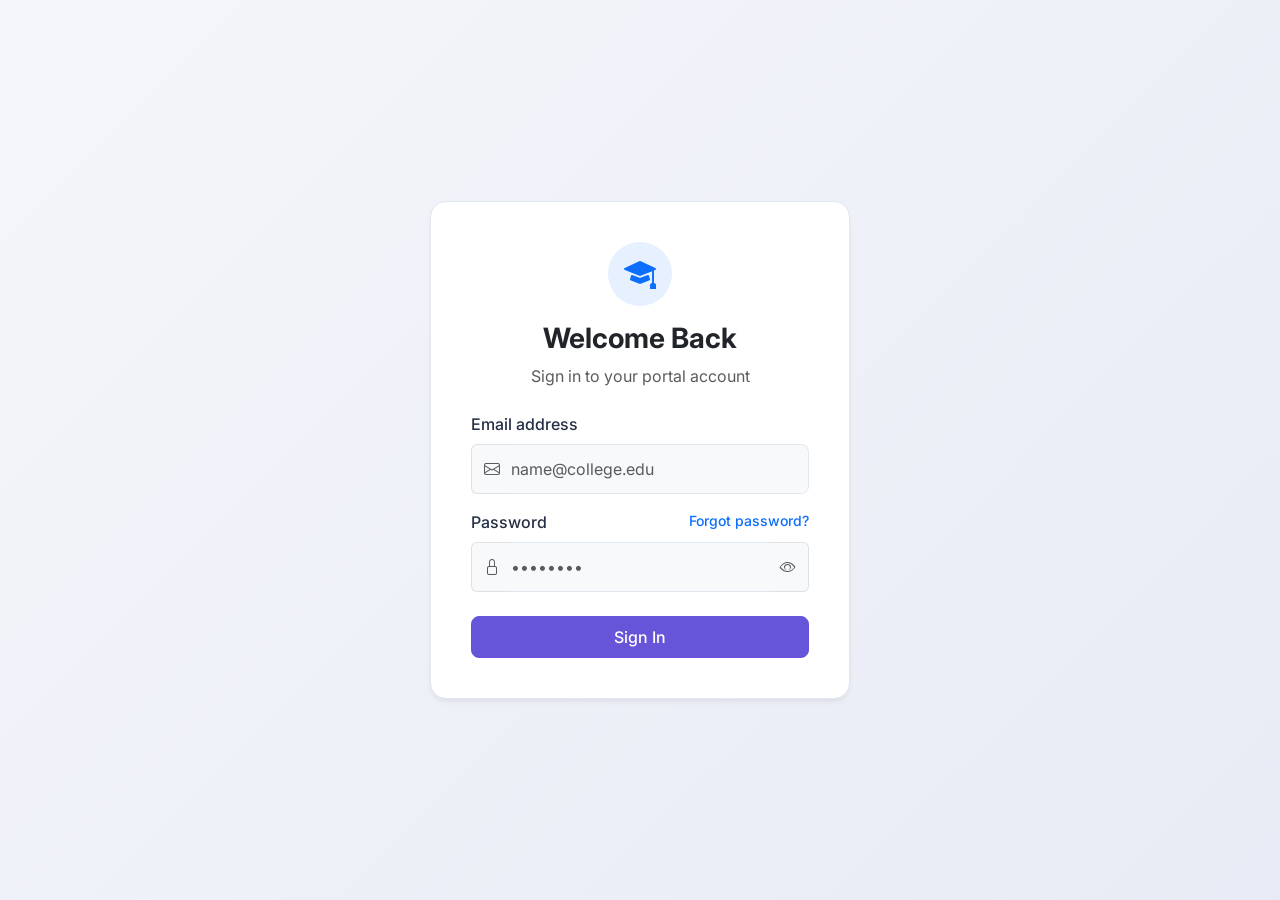
<file: src/main/resources/static/pages/students.html>
<!DOCTYPE html>
<html lang="en">
<head>
    <meta charset="UTF-8">
    <meta name="viewport" content="width=device-width, initial-scale=1.0">
    <title>Student Management - EduDash</title>
    <link href="https://cdn.jsdelivr.net/npm/bootstrap@5.3.2/dist/css/bootstrap.min.css" rel="stylesheet">
    <link href="https://cdn.jsdelivr.net/npm/bootstrap-icons@1.11.1/font/bootstrap-icons.css" rel="stylesheet">
    <link href="../css/style.css" rel="stylesheet">
    <link href="../css/dashboard.css" rel="stylesheet">
</head>
<body>

    <div id="toast-container" class="toast-container"></div>

    <div class="dashboard-wrapper">
        <!-- Sidebar -->
        <aside class="sidebar">
            <div class="sidebar-header">
                <a href="admin-dashboard.html" class="sidebar-brand">
                    <i class="bi bi-mortarboard-fill me-2"></i>EduDash
                </a>
            </div>
            <ul class="sidebar-menu">
                <li class="sidebar-item">
                    <a href="admin-dashboard.html" class="sidebar-link"><i class="bi bi-grid-1x2"></i> Dashboard</a>
                </li>
                <li class="sidebar-item">
                    <a href="students.html" class="sidebar-link active"><i class="bi bi-people"></i> Students</a>
                </li>
                <li class="sidebar-item">
                    <a href="faculty.html" class="sidebar-link"><i class="bi bi-person-workspace"></i> Faculty</a>
                </li>
                <li class="sidebar-item">
                    <a href="attendance.html" class="sidebar-link"><i class="bi bi-calendar-check"></i> Attendance</a>
                </li>
                <li class="sidebar-item">
                    <a href="notices.html" class="sidebar-link"><i class="bi bi-megaphone"></i> Notices</a>
                </li>
            </ul>
            <div class="sidebar-footer">
                <a href="#" id="logoutBtn" class="sidebar-link text-danger"><i class="bi bi-box-arrow-right"></i> Logout</a>
            </div>
        </aside>

        <!-- Main Content -->
        <main class="main-content">
            <!-- Topbar -->
            <header class="topbar">
                <div class="search-bar">
                    <i class="bi bi-search"></i>
                    <input type="text" id="globalSearch" class="form-control" placeholder="Search by Name or USN...">
                </div>
                <div class="d-flex align-items-center gap-3">
                    <div class="dropdown">
                        <a href="#" class="d-flex align-items-center text-decoration-none dropdown-toggle text-dark" data-bs-toggle="dropdown">
                            <img src="https://ui-avatars.com/api/?name=Admin+User&background=6655D9&color=fff" alt="Admin" width="40" height="40" class="rounded-circle me-2">
                            <div class="d-none d-md-block text-start">
                                <span class="d-block fw-semibold">Admin User</span>
                                <small class="text-muted" style="font-size: 0.75rem;">Administrator</small>
                            </div>
                        </a>
                        <ul class="dropdown-menu dropdown-menu-end shadow border-0">
                            <li><a class="dropdown-item text-danger" href="#" id="dropdownLogout"><i class="bi bi-box-arrow-right me-2"></i> Logout</a></li>
                        </ul>
                    </div>
                </div>
            </header>

            <!-- Page Content -->
            <div class="container-fluid p-4">
                <div class="d-flex justify-content-between align-items-center mb-4">
                    <h4 class="mb-0 fw-bold">Student Management</h4>
                    <button class="btn btn-primary" onclick="openStudentModal()">
                        <i class="bi bi-plus-lg me-1"></i> Add Student
                    </button>
                </div>

                <div class="edu-card">
                    <div class="table-responsive">
                        <table class="table table-hover align-middle mb-0">
                            <thead class="table-light text-muted">
                                <tr>
                                    <th>USN</th>
                                    <th>Name</th>
                                    <th>Department</th>
                                    <th>Sem & Sec</th>
                                    <th>Email</th>
                                    <th>Status</th>
                                    <th class="text-end">Actions</th>
                                </tr>
                            </thead>
                            <tbody id="studentTableBody">
                                <tr>
                                    <td colspan="7" class="text-center py-4 text-muted">
                                        <div class="spinner-border spinner-border-sm me-2"></div> Loading students...
                                    </td>
                                </tr>
                            </tbody>
                        </table>
                    </div>
                </div>
            </div>
        </main>
    </div>

    <!-- Student Modal -->
    <div class="modal fade" id="studentModal" tabindex="-1" aria-hidden="true">
        <div class="modal-dialog modal-dialog-centered modal-lg">
            <div class="modal-content border-0 shadow">
                <div class="modal-header border-bottom-0 pb-0">
                    <h5 class="modal-title fw-bold" id="modalTitle">Add New Student</h5>
                    <button type="button" class="btn-close" data-bs-dismiss="modal" aria-label="Close"></button>
                </div>
                <div class="modal-body">
                    <form id="studentForm">
                        <input type="hidden" id="studentId">
                        <div class="row g-3">
                            <div class="col-md-6">
                                <label class="form-label fw-medium">USN</label>
                                <input type="text" class="form-control" id="usn" placeholder="1RV21CS001" required>
                            </div>
                            <div class="col-md-6">
                                <label class="form-label fw-medium">Full Name</label>
                                <input type="text" class="form-control" id="name" required>
                            </div>
                            <div class="col-md-6">
                                <label class="form-label fw-medium">Email Address</label>
                                <input type="email" class="form-control" id="email" required>
                            </div>
                            <div class="col-md-6">
                                <label class="form-label fw-medium">Phone Number</label>
                                <input type="text" class="form-control" id="phone" pattern="[0-9]{10}" required>
                            </div>
                            <div class="col-md-4">
                                <label class="form-label fw-medium">Department</label>
                                <select class="form-control" id="department" required>
                                    <option value="">Select Dept</option>
                                    <option value="CSE">CSE</option>
                                    <option value="ISE">ISE</option>
                                    <option value="ECE">ECE</option>
                                    <option value="ME">ME</option>
                                    <option value="CV">CV</option>
                                </select>
                            	</div>
	                            <div class="col-md-4">
							    <label class="form-label fw-medium">Semester</label>
							    <select class="form-control" id="semester" required>
							        <option value="">Select Sem</option>
							        <option value="1">1</option>
							        <option value="2">2</option>
							        <option value="3">3</option>
							        <option value="4">4</option>
							        <option value="5">5</option>
							        <option value="6">6</option>
							        <option value="7">7</option>
							        <option value="8">8</option>
							   		 </select>
									</div>
							
							<div class="col-md-4">
							    <label class="form-label fw-medium">Section</label>
							    <select class="form-control" id="section" required>
							        <option value="">Select Sec</option>
							        <option value="A">A</option>
							        <option value="B">B</option>
							        <option value="C">C</option>
							        <option value="D">D</option>
							    </select>
							</div>
                            <div class="col-md-12">
                                <label class="form-label fw-medium">Status</label>
                                <select class="form-control" id="status" required>
                                    <option value="ACTIVE">ACTIVE</option>
                                    <option value="INACTIVE">INACTIVE</option>
                                    <option value="ALUMNI">ALUMNI</option>
                                </select>
                            </div>
                        </div>
                    </form>
                </div>
                <div class="modal-footer border-top-0 pt-0">
                    <button type="button" class="btn btn-light" data-bs-dismiss="modal">Cancel</button>
                    <button type="button" class="btn btn-primary" id="saveStudentBtn">Save Student</button>
                </div>
            </div>
        </div>
    </div>

    <script src="https://cdn.jsdelivr.net/npm/bootstrap@5.3.2/dist/js/bootstrap.bundle.min.js"></script>
    <script src="../js/api.js"></script>
    <script src="../js/students.js"></script>
</body>
</html>
</file>
<file: src/main/resources/static/css/style.css>
@import url('https://fonts.googleapis.com/css2?family=Inter:wght@300;400;500;600;700&display=swap');

:root {
    /* Color Palette */
    --primary-color: #6655D9;
    --primary-hover: #5244b0;
    --secondary-color: #4C83F5;
    --bg-color: #F4F6FA;
    --surface-color: #FFFFFF;
    --text-main: #253047;
    --text-muted: #8A94A6;
    --success-color: #27AE75;
    --warning-color: #F4A340;
    --danger-color: #E85B65;
    --border-color: #E2E8F0;
    
    /* Layout & Shadows */
    --sidebar-width: 260px;
    --topbar-height: 70px;
    --card-shadow: 0 4px 6px -1px rgba(0, 0, 0, 0.05), 0 2px 4px -1px rgba(0, 0, 0, 0.03);
    --hover-shadow: 0 10px 15px -3px rgba(0, 0, 0, 0.08), 0 4px 6px -2px rgba(0, 0, 0, 0.04);
    --border-radius-md: 12px;
    --border-radius-lg: 16px;
    --transition-speed: 0.3s;
}

body {
    font-family: 'Inter', sans-serif;
    background-color: var(--bg-color);
    color: var(--text-main);
    margin: 0;
    padding: 0;
    -webkit-font-smoothing: antialiased;
}

/* Typography */
h1, h2, h3, h4, h5, h6 {
    font-weight: 600;
    color: var(--text-main);
}

/* Cards */
.edu-card {
    background: var(--surface-color);
    border-radius: var(--border-radius-lg);
    box-shadow: var(--card-shadow);
    border: 1px solid var(--border-color);
    padding: 1.5rem;
    transition: box-shadow var(--transition-speed) ease;
}

/* Buttons */
.btn-primary {
    background-color: var(--primary-color);
    border-color: var(--primary-color);
    border-radius: 8px;
    font-weight: 500;
    padding: 0.5rem 1.25rem;
    transition: all var(--transition-speed);
}

.btn-primary:hover {
    background-color: var(--primary-hover);
    border-color: var(--primary-hover);
    box-shadow: 0 4px 12px rgba(102, 85, 217, 0.3);
}

/* Forms */
.form-control {
    border-radius: 8px;
    border: 1px solid var(--border-color);
    padding: 0.75rem 1rem;
    color: var(--text-main);
}

.form-control:focus {
    border-color: var(--primary-color);
    box-shadow: 0 0 0 3px rgba(102, 85, 217, 0.15);
}

/* Login Layout */
.login-wrapper {
    min-height: 100vh;
    display: flex;
    align-items: center;
    justify-content: center;
    background: linear-gradient(135deg, var(--bg-color) 0%, #E8EBF5 100%);
}

.login-card {
    width: 100%;
    max-width: 420px;
    padding: 2.5rem;
}

.toast-container {
    position: fixed;
    top: 20px;
    right: 20px;
    z-index: 1055;
}
</file>
<file: src/main/resources/static/css/dashboard.css>
/* Dashboard Layout Grid */
.dashboard-wrapper {
    display: flex;
    min-height: 100vh;
    background-color: var(--bg-color);
}

/* Sidebar */
.sidebar {
    width: var(--sidebar-width);
    background-color: var(--surface-color);
    border-right: 1px solid var(--border-color);
    position: fixed;
    height: 100vh;
    overflow-y: auto;
    transition: width var(--transition-speed) ease;
    z-index: 1000;
    display: flex;
    flex-direction: column;
}

.sidebar-header {
    height: var(--topbar-height);
    display: flex;
    align-items: center;
    padding: 0 1.5rem;
    border-bottom: 1px solid var(--border-color);
}

.sidebar-brand {
    font-size: 1.25rem;
    font-weight: 700;
    color: var(--primary-color);
    text-decoration: none;
}

.sidebar-menu {
    padding: 1.5rem 1rem;
    list-style: none;
    margin: 0;
    flex-grow: 1;
}

.sidebar-item {
    margin-bottom: 0.5rem;
}

.sidebar-link {
    display: flex;
    align-items: center;
    padding: 0.75rem 1rem;
    color: var(--text-muted);
    text-decoration: none;
    border-radius: 8px;
    font-weight: 500;
    transition: all 0.2s ease;
}

.sidebar-link i {
    font-size: 1.25rem;
    margin-right: 1rem;
}

.sidebar-link:hover, .sidebar-link.active {
    background-color: rgba(102, 85, 217, 0.08);
    color: var(--primary-color);
}

.sidebar-footer {
    padding: 1.5rem 1rem;
    border-top: 1px solid var(--border-color);
}

/* Main Content Area */
.main-content {
    flex-grow: 1;
    margin-left: var(--sidebar-width);
    display: flex;
    flex-direction: column;
    min-height: 100vh;
}

/* Topbar */
.topbar {
    height: var(--topbar-height);
    background-color: var(--surface-color);
    border-bottom: 1px solid var(--border-color);
    display: flex;
    align-items: center;
    justify-content: space-between;
    padding: 0 2rem;
    position: sticky;
    top: 0;
    z-index: 999;
}

.search-bar {
    width: 300px;
    position: relative;
}

.search-bar input {
    padding-left: 2.5rem;
    border-radius: 20px;
    background-color: var(--bg-color);
    border: none;
}

.search-bar i {
    position: absolute;
    left: 1rem;
    top: 50%;
    transform: translateY(-50%);
    color: var(--text-muted);
}

/* Statistic Cards (Pastel Colors) */
.stat-card {
    display: flex;
    align-items: center;
    padding: 1.5rem;
}

.stat-icon {
    width: 60px;
    height: 60px;
    border-radius: 16px;
    display: flex;
    align-items: center;
    justify-content: center;
    font-size: 1.75rem;
    margin-right: 1rem;
}

.bg-light-primary { background-color: rgba(102, 85, 217, 0.1); color: var(--primary-color); }
.bg-light-success { background-color: rgba(39, 174, 117, 0.1); color: var(--success-color); }
.bg-light-warning { background-color: rgba(244, 163, 64, 0.1); color: var(--warning-color); }
.bg-light-danger { background-color: rgba(232, 91, 101, 0.1); color: var(--danger-color); }

/* Notice Board Scroll */
.notice-list {
    max-height: 400px;
    overflow-y: auto;
}

.notice-item {
    border-left: 4px solid var(--primary-color);
    padding-left: 1rem;
    margin-bottom: 1.25rem;
}

.notice-item.exam { border-left-color: var(--danger-color); }
.notice-item.event { border-left-color: var(--warning-color); }
</file>
<file: src/main/resources/static/css/responsive.css>
@media (max-width: 992px) {
    .sidebar {
        transform: translateX(-100%);
        transition: transform 0.3s ease-in-out;
        box-shadow: 4px 0 10px rgba(0,0,0,0.1);
    }
    
    .sidebar.show {
        transform: translateX(0);
    }
    
    .main-content {
        margin-left: 0 !important;
    }

    /* Mobile Hamburger Menu */
    .mobile-nav-toggle {
        display: block !important;
        font-size: 1.5rem;
        cursor: pointer;
        color: var(--text-main);
    }

    .topbar {
        padding: 0 1rem;
    }
    
    .search-bar {
        width: 200px;
    }
}

@media (min-width: 993px) {
    .mobile-nav-toggle {
        display: none !important;
    }
}

/* Adjustments for smaller mobile screens */
@media (max-width: 576px) {
    .search-bar {
        display: none; /* Hide search bar on very small screens to save space */
    }
    .stat-card {
        padding: 1rem;
    }
    .stat-icon {
        width: 48px;
        height: 48px;
        font-size: 1.25rem;
    }
}
</file>
<file: src/main/resources/static/css/components.css>
/* Custom Scrollbar for sidebars and tables */
::-webkit-scrollbar {
    width: 6px;
    height: 6px;
}
::-webkit-scrollbar-track {
    background: transparent;
}
::-webkit-scrollbar-thumb {
    background: #cbd5e1;
    border-radius: 10px;
}
::-webkit-scrollbar-thumb:hover {
    background: #94a3b8;
}

/* Status Badges */
.badge {
    font-weight: 600;
    letter-spacing: 0.3px;
}
.badge-pending { background-color: rgba(244, 163, 64, 0.15); color: #d97706; }
.badge-approved { background-color: rgba(39, 174, 117, 0.15); color: #059669; }
.badge-rejected { background-color: rgba(232, 91, 101, 0.15); color: #dc2626; }

/* Empty State Styling */
.empty-state {
    text-align: center;
    padding: 3rem 1.5rem;
}
.empty-state i {
    font-size: 4rem;
    color: var(--border-color);
    margin-bottom: 1rem;
}
.empty-state h5 {
    color: var(--text-main);
    font-weight: 600;
}
.empty-state p {
    color: var(--text-muted);
    font-size: 0.875rem;
}

/* Skeleton Loader */
.skeleton {
    background: #e2e8f0;
    background: linear-gradient(110deg, #ececec 8%, #f5f5f5 18%, #ececec 33%);
    border-radius: 5px;
    background-size: 200% 100%;
    animation: 1.5s shine linear infinite;
}
.skeleton-text { height: 1rem; margin-bottom: 0.5rem; width: 100%; }
.skeleton-avatar { width: 40px; height: 40px; border-radius: 50%; }

@keyframes shine {
    to { background-position-x: -200%; }
}
</file>
